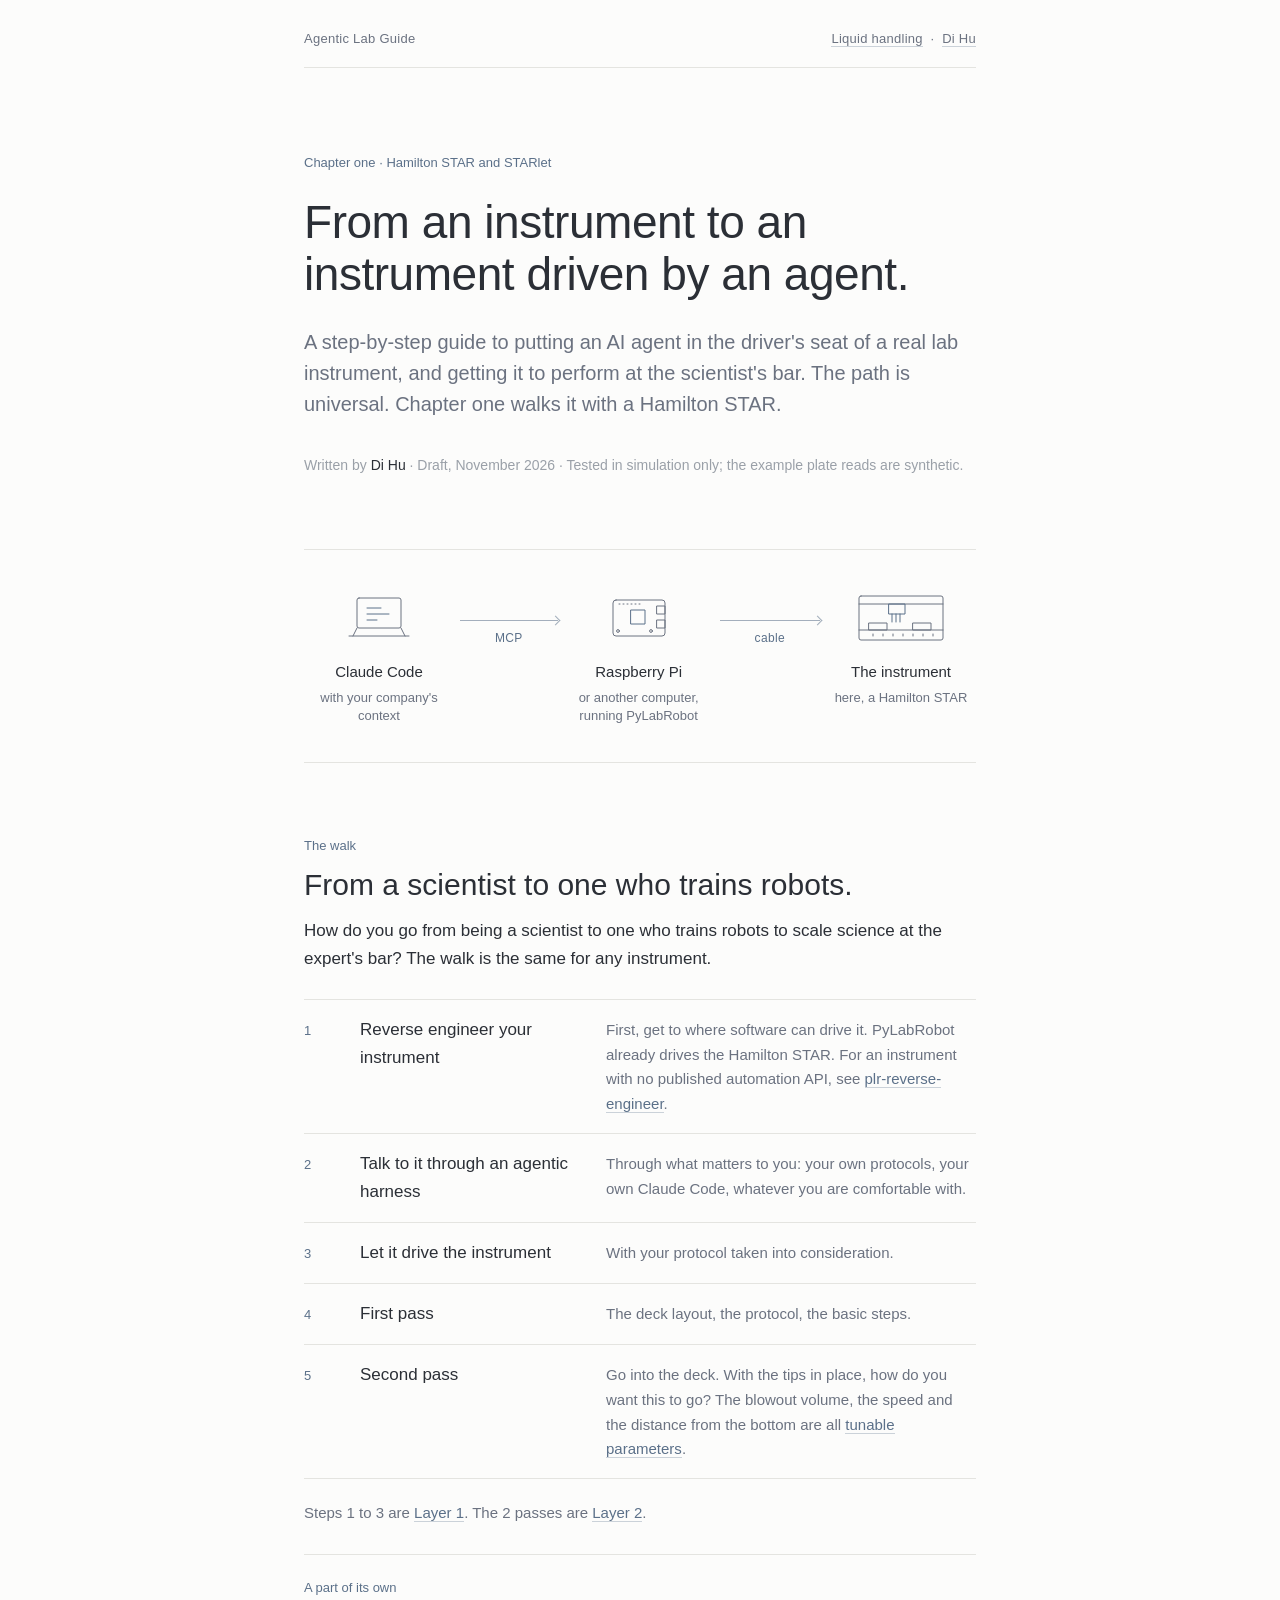
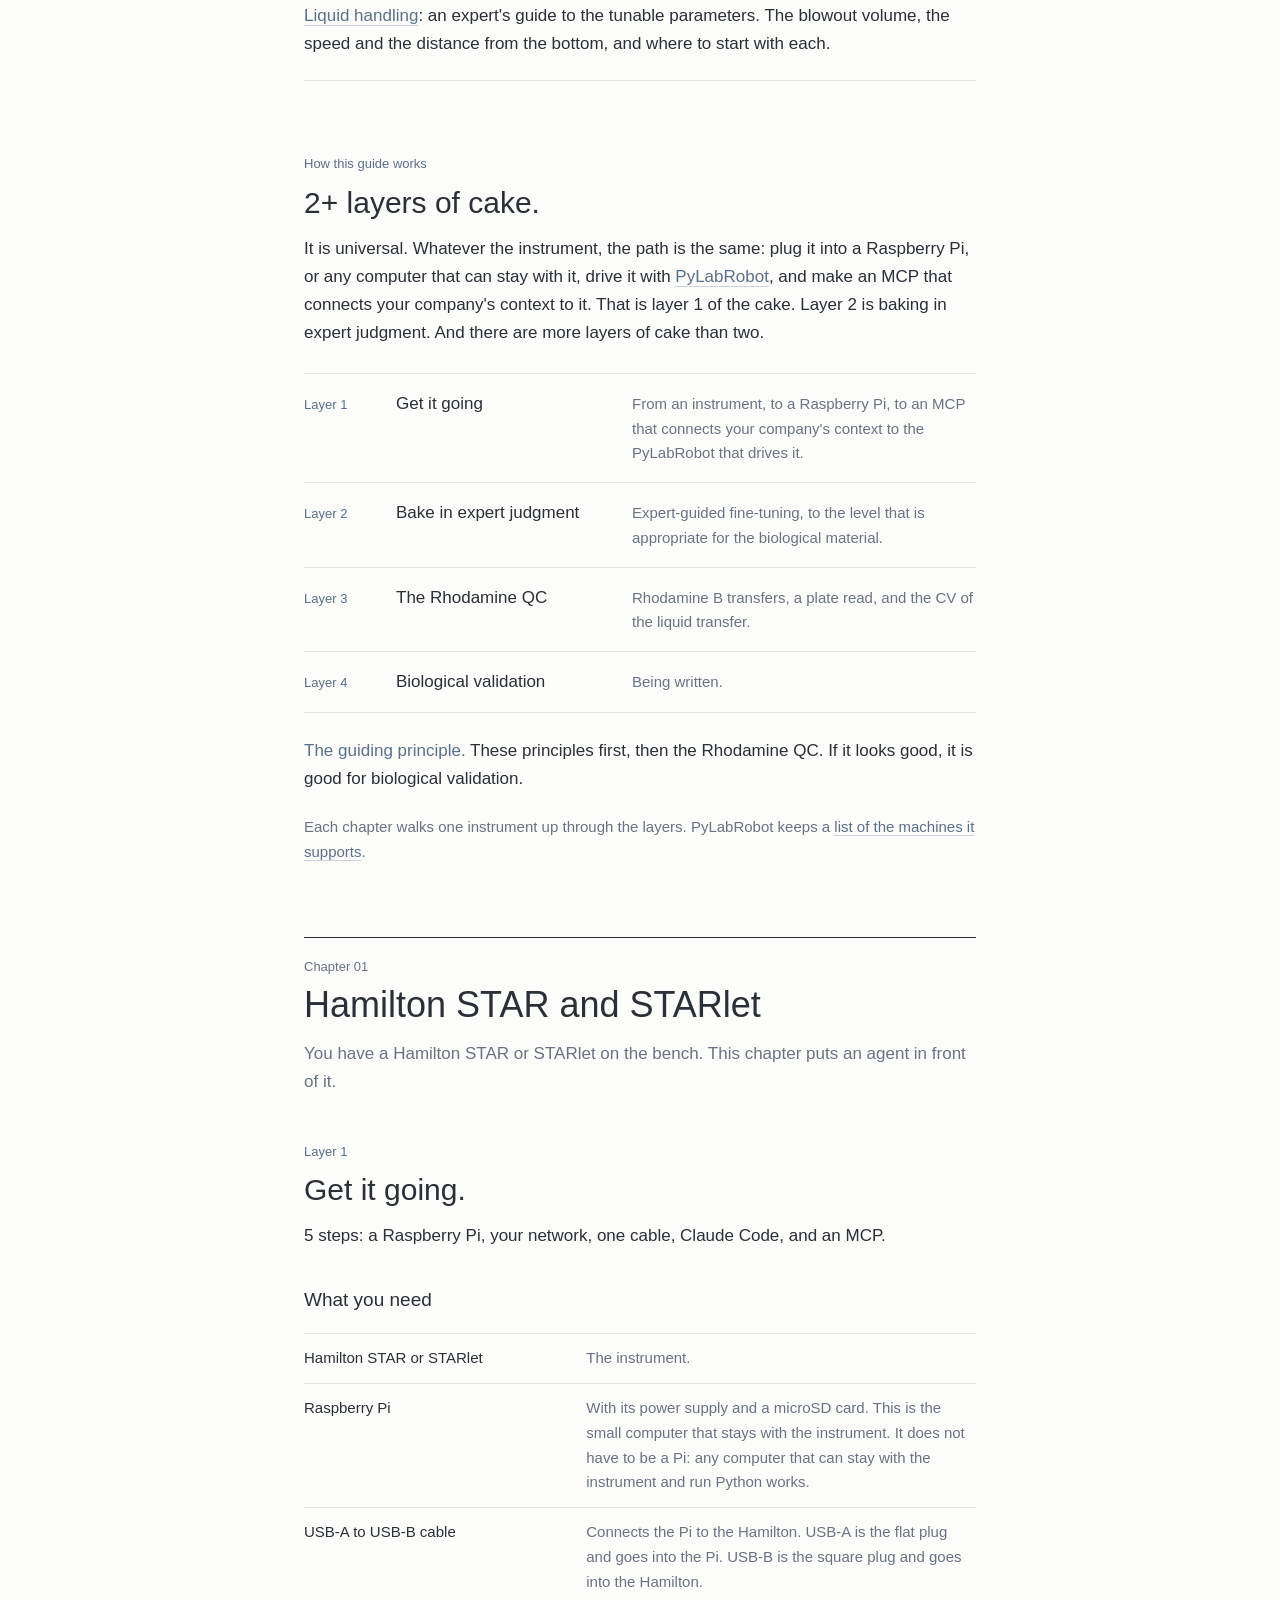
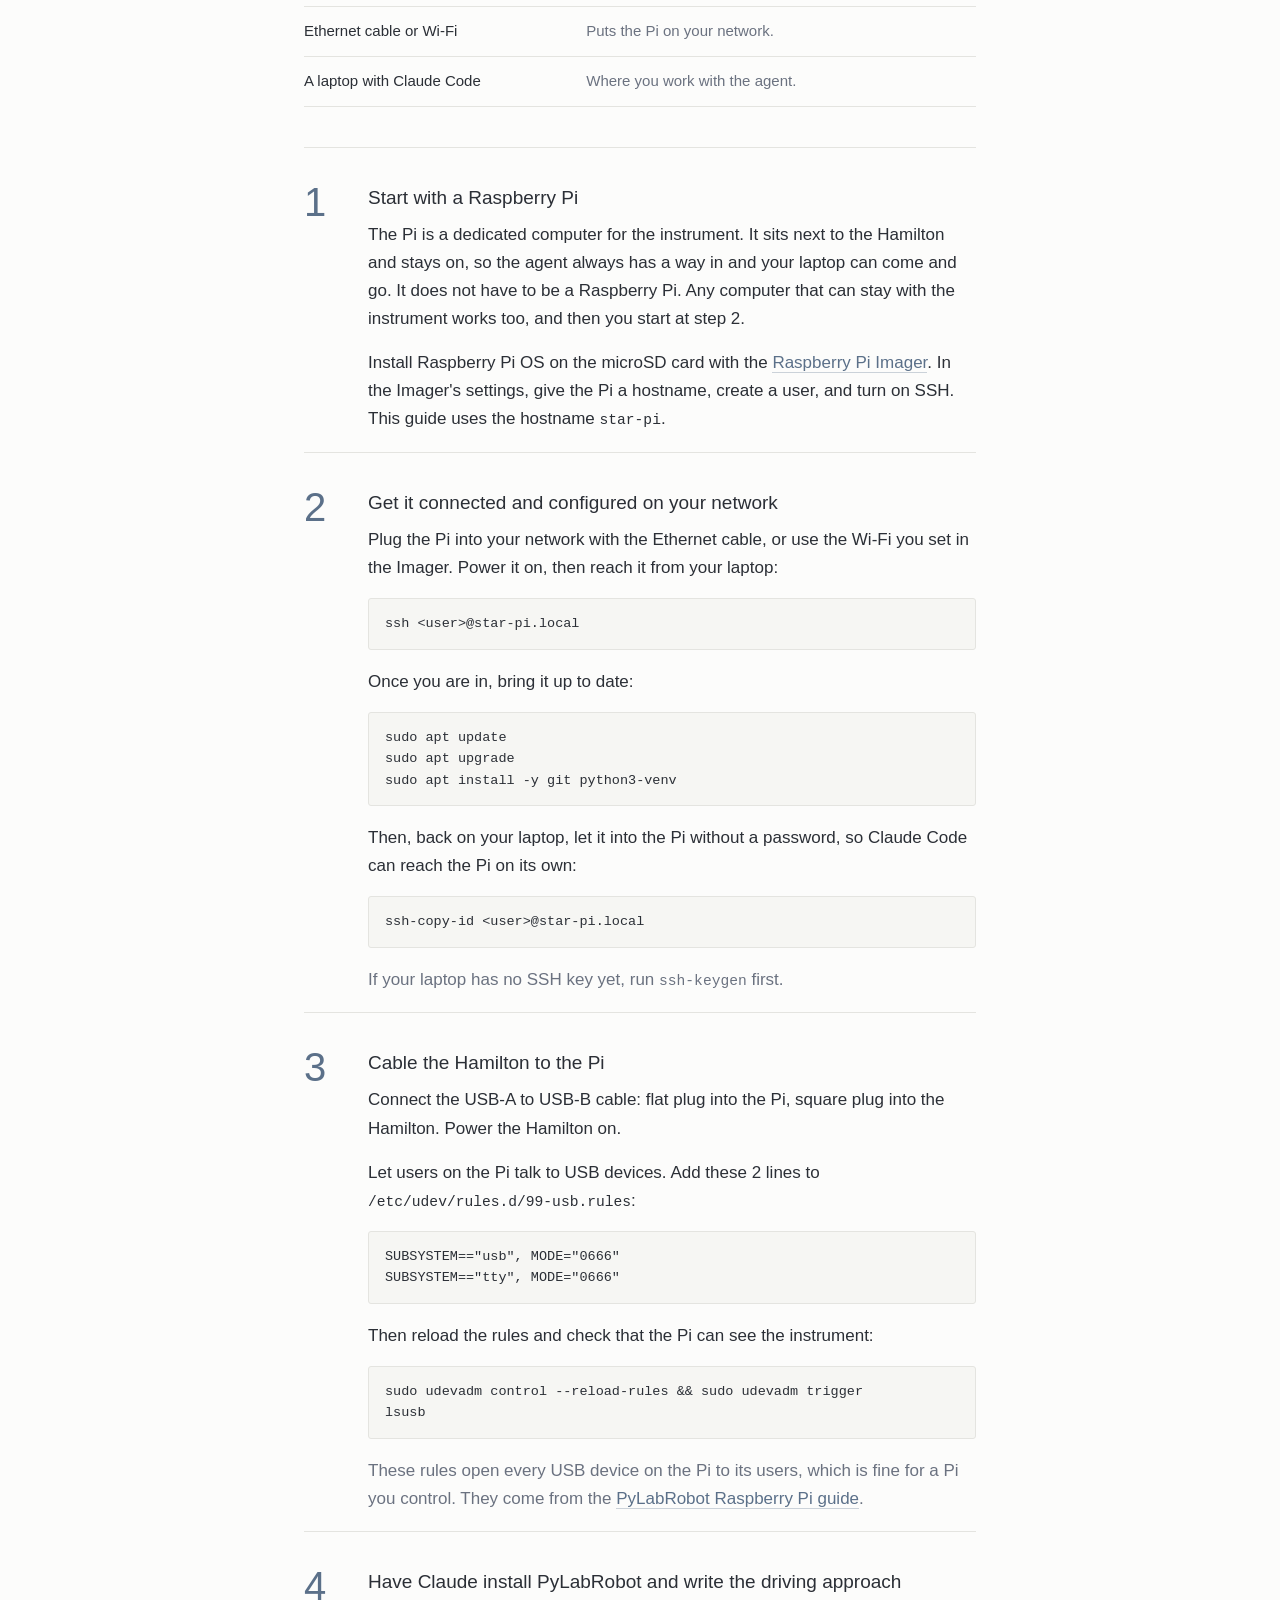
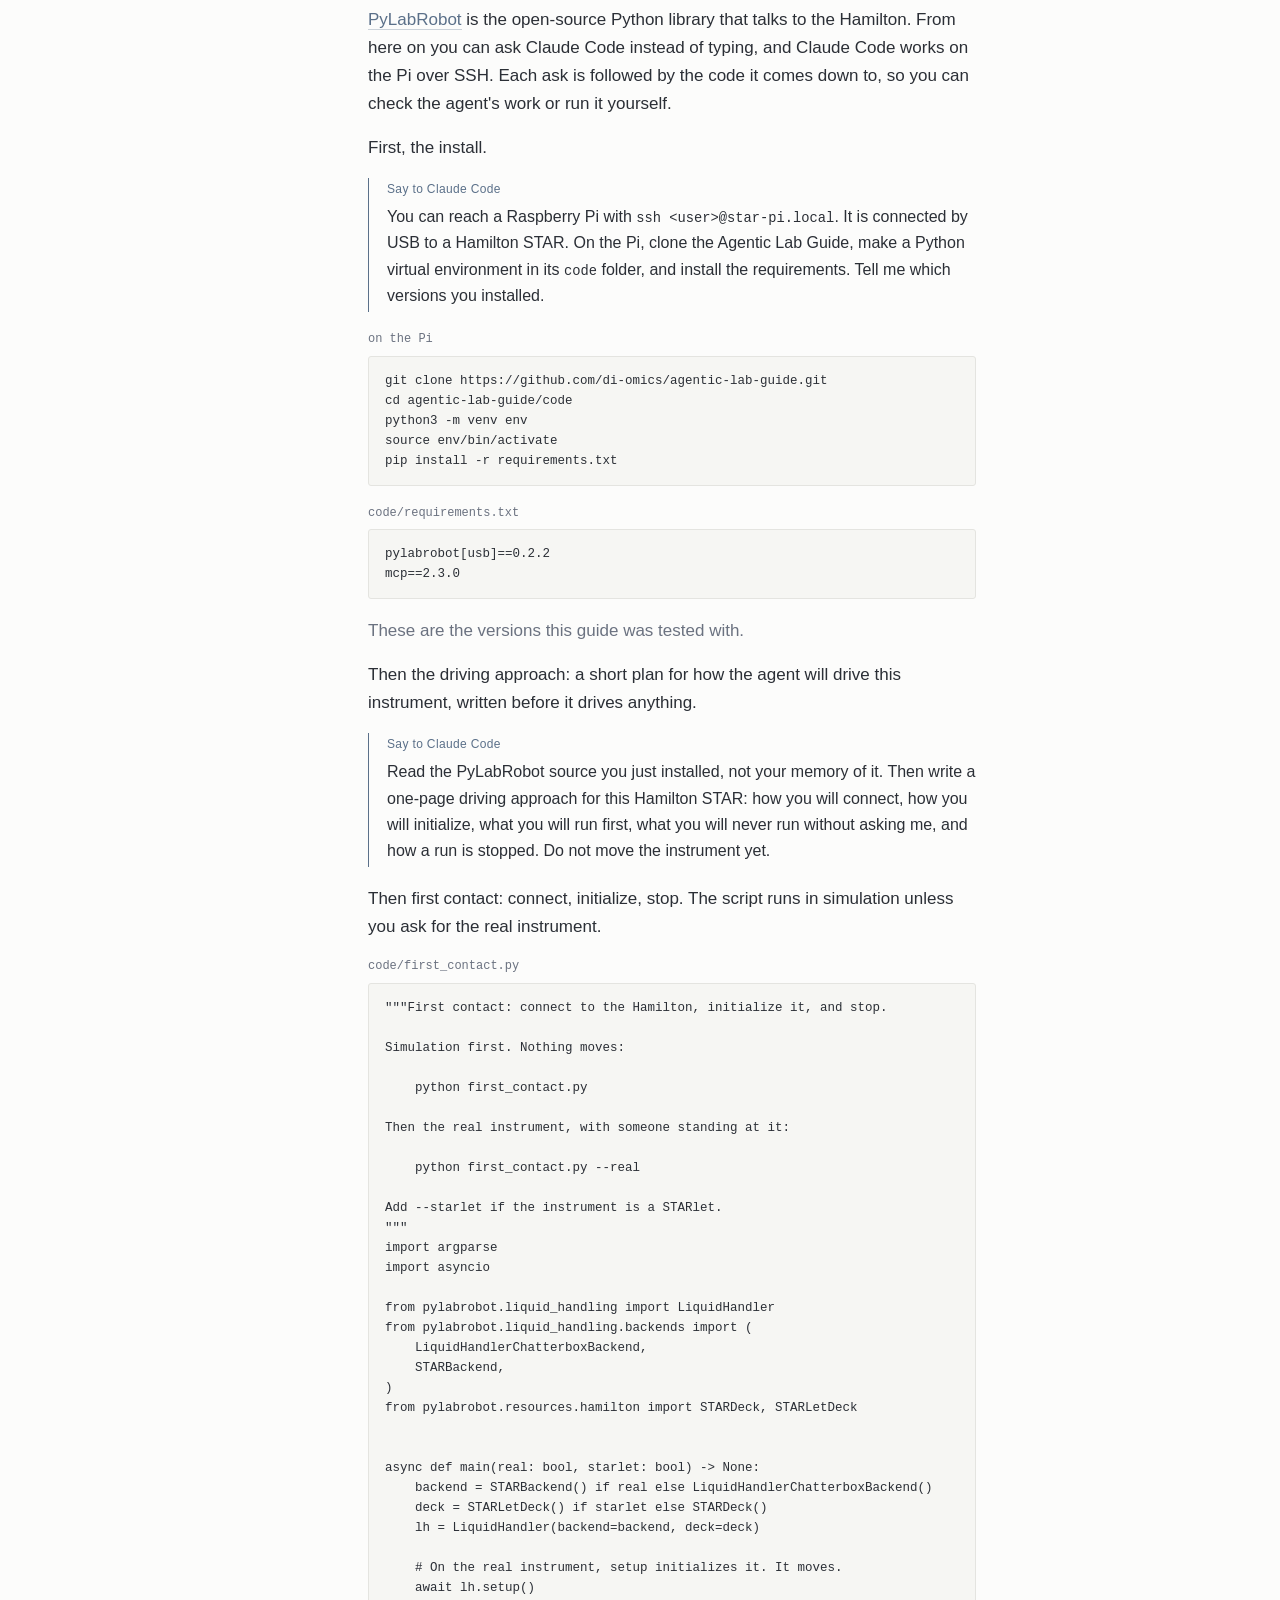
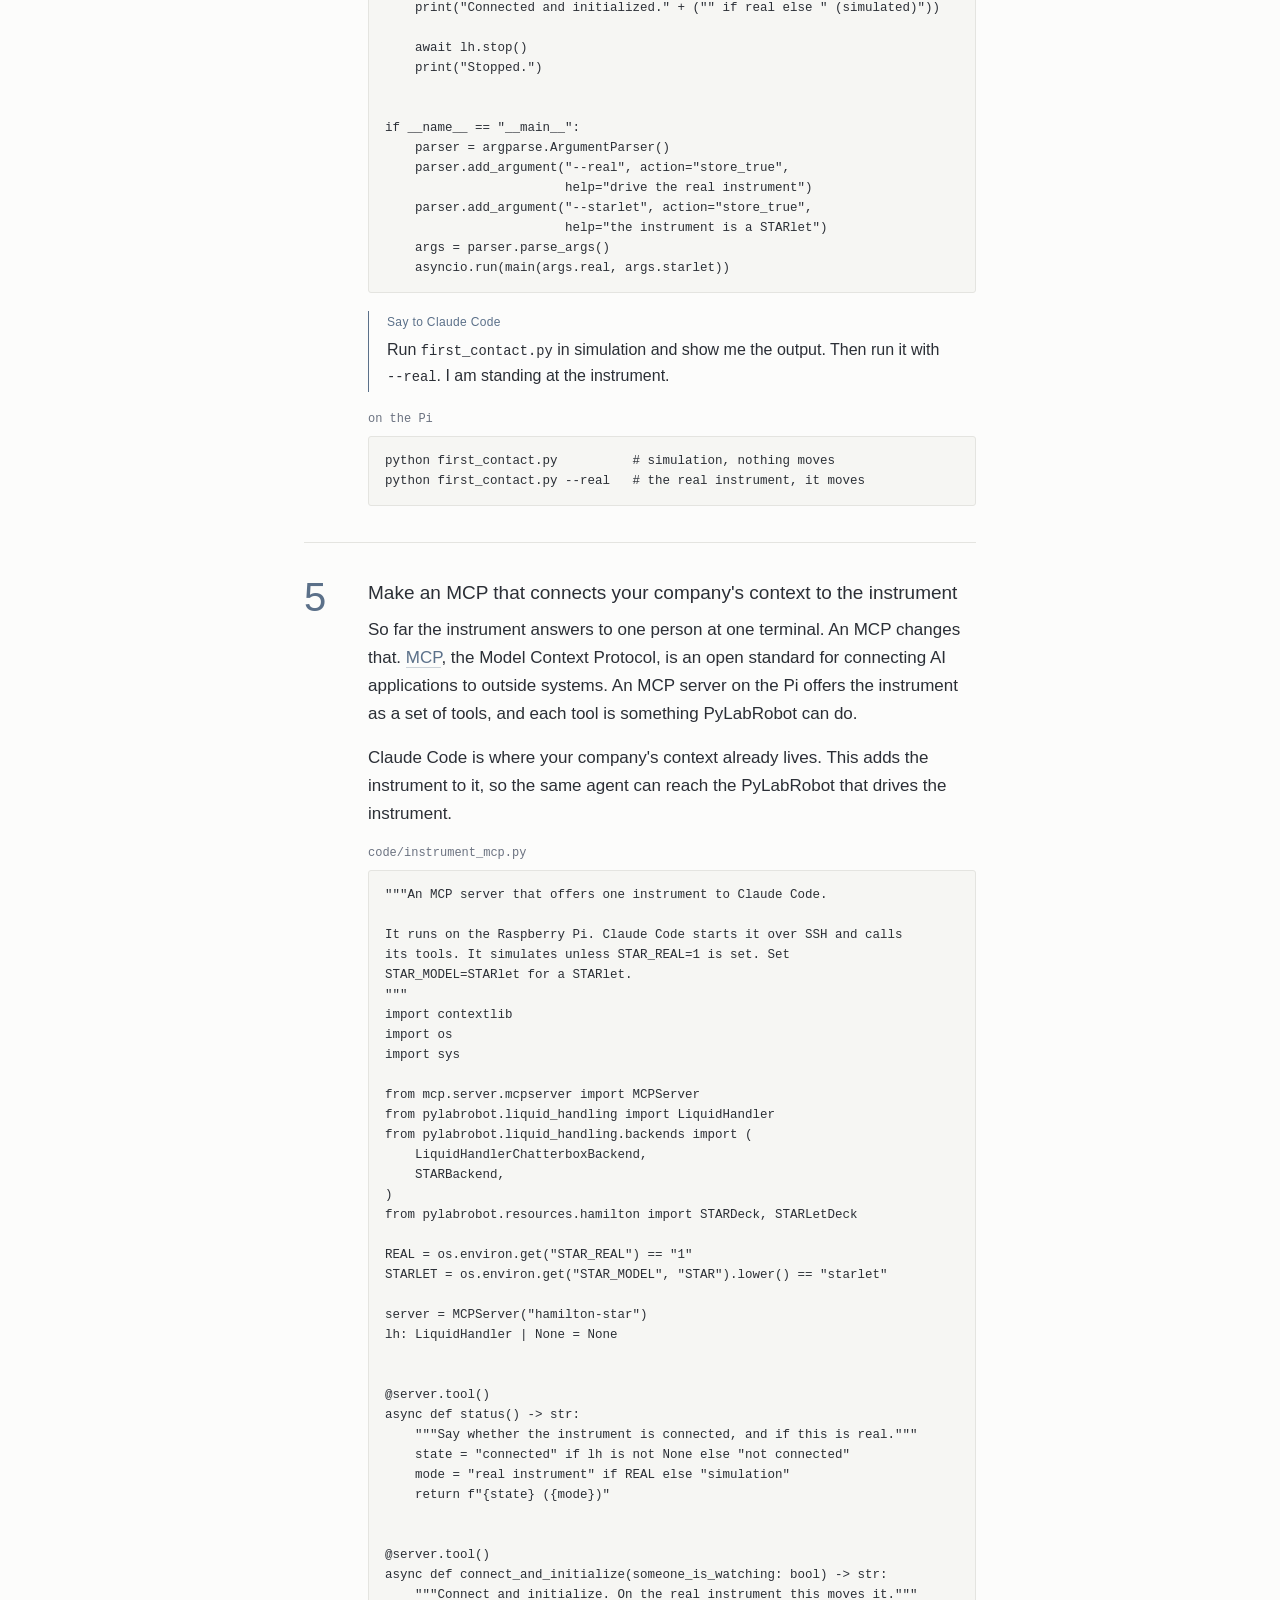
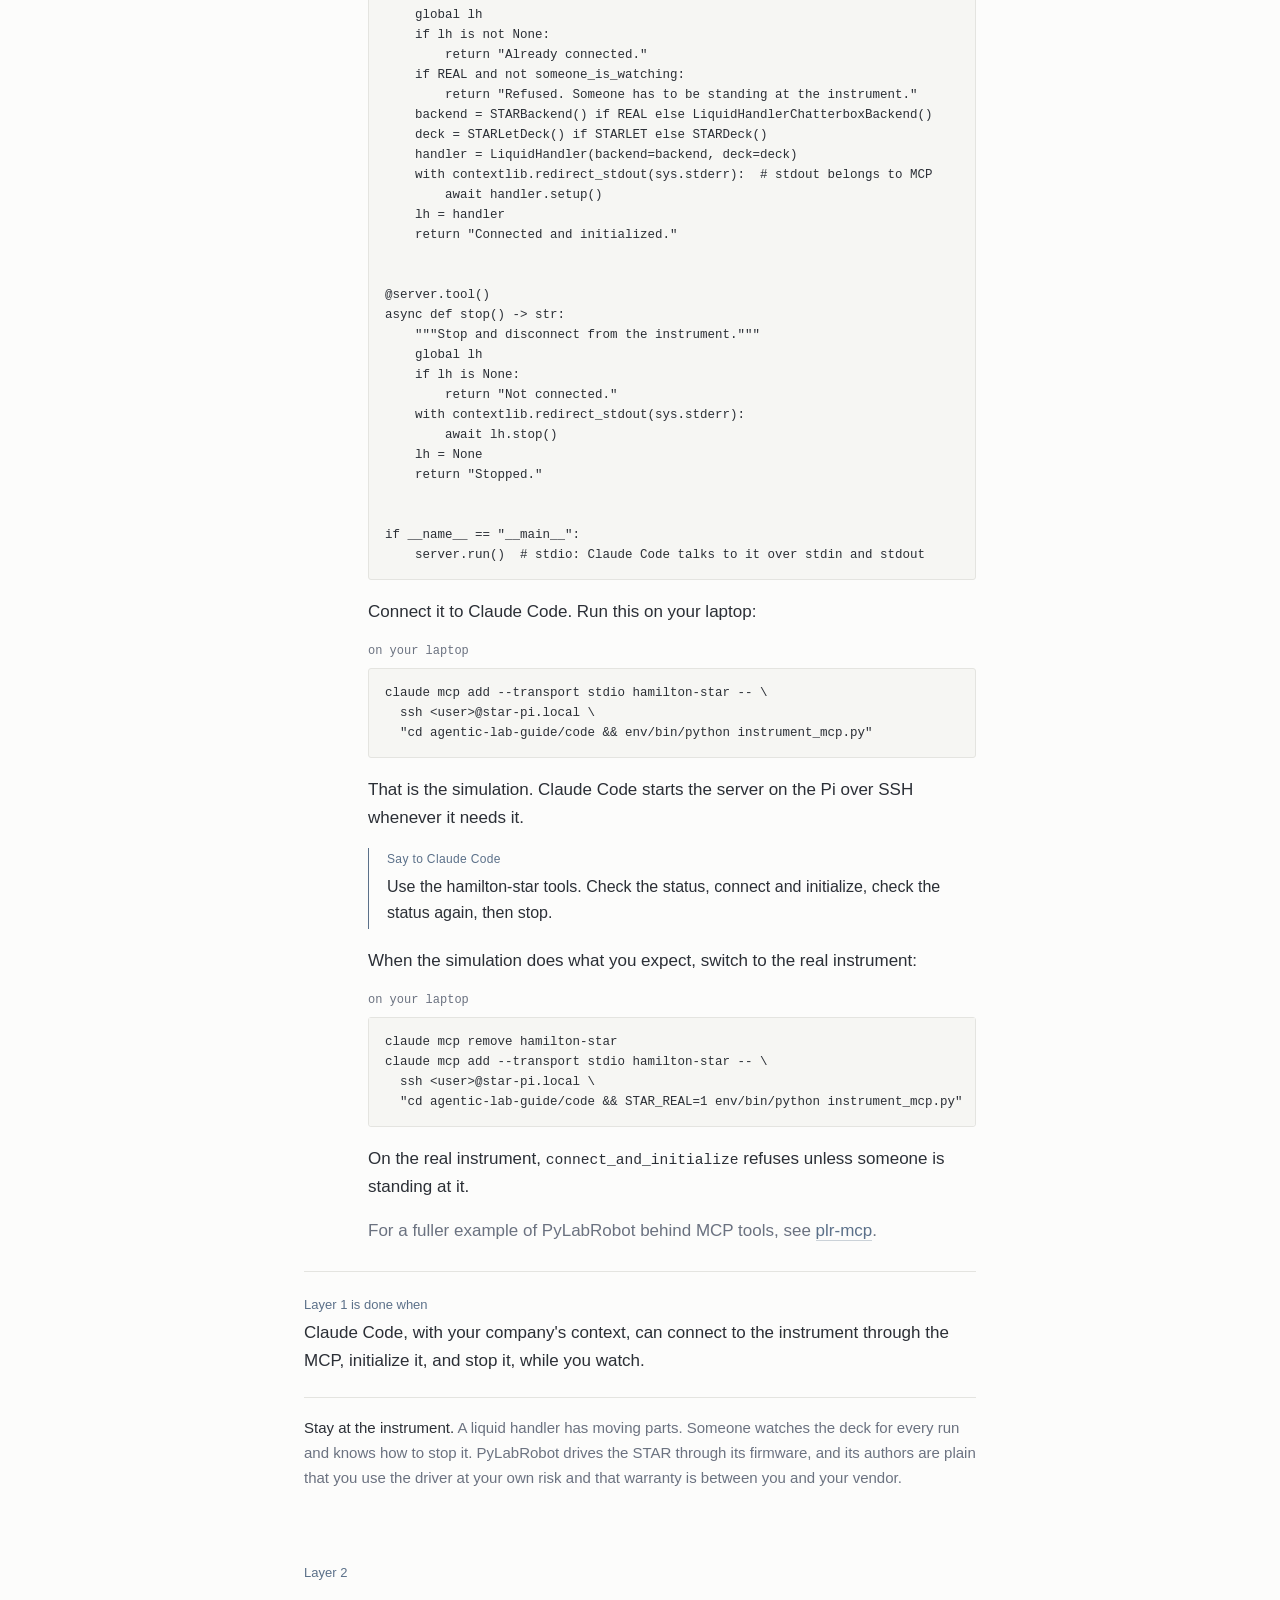
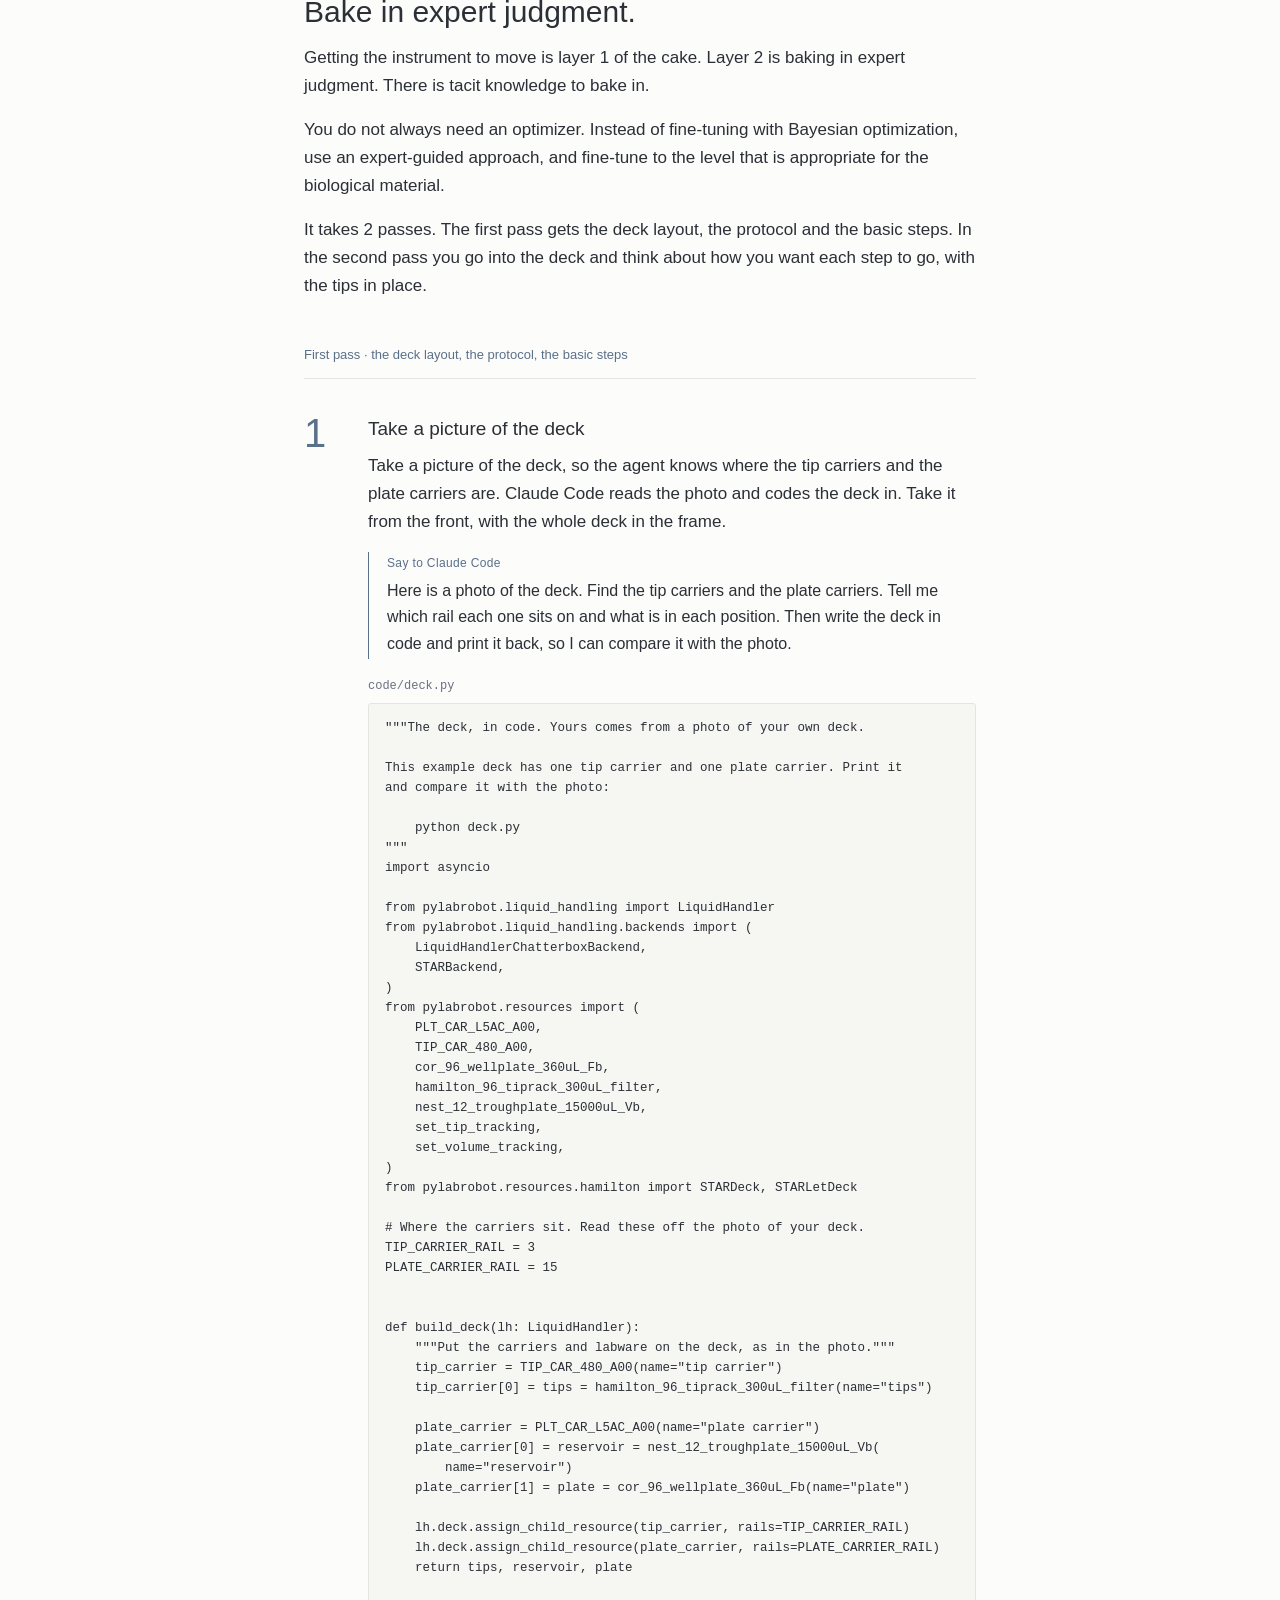
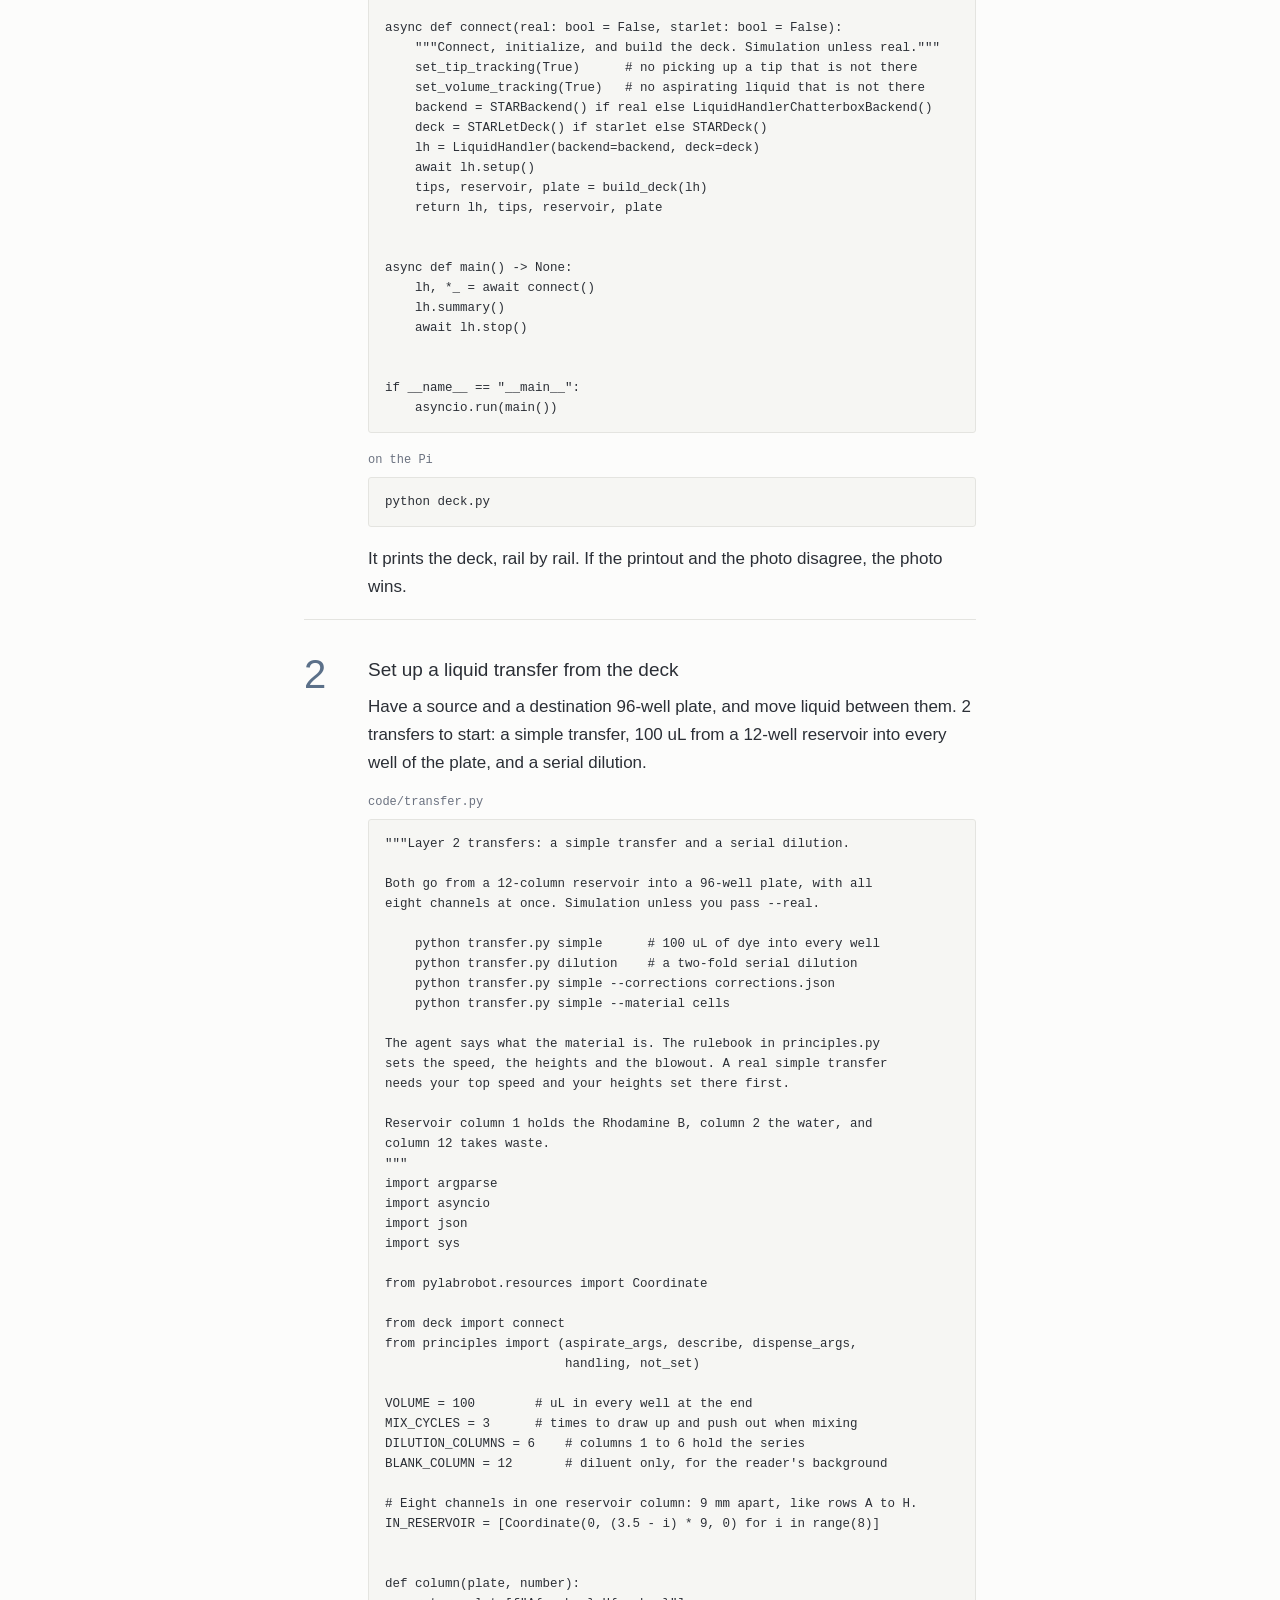
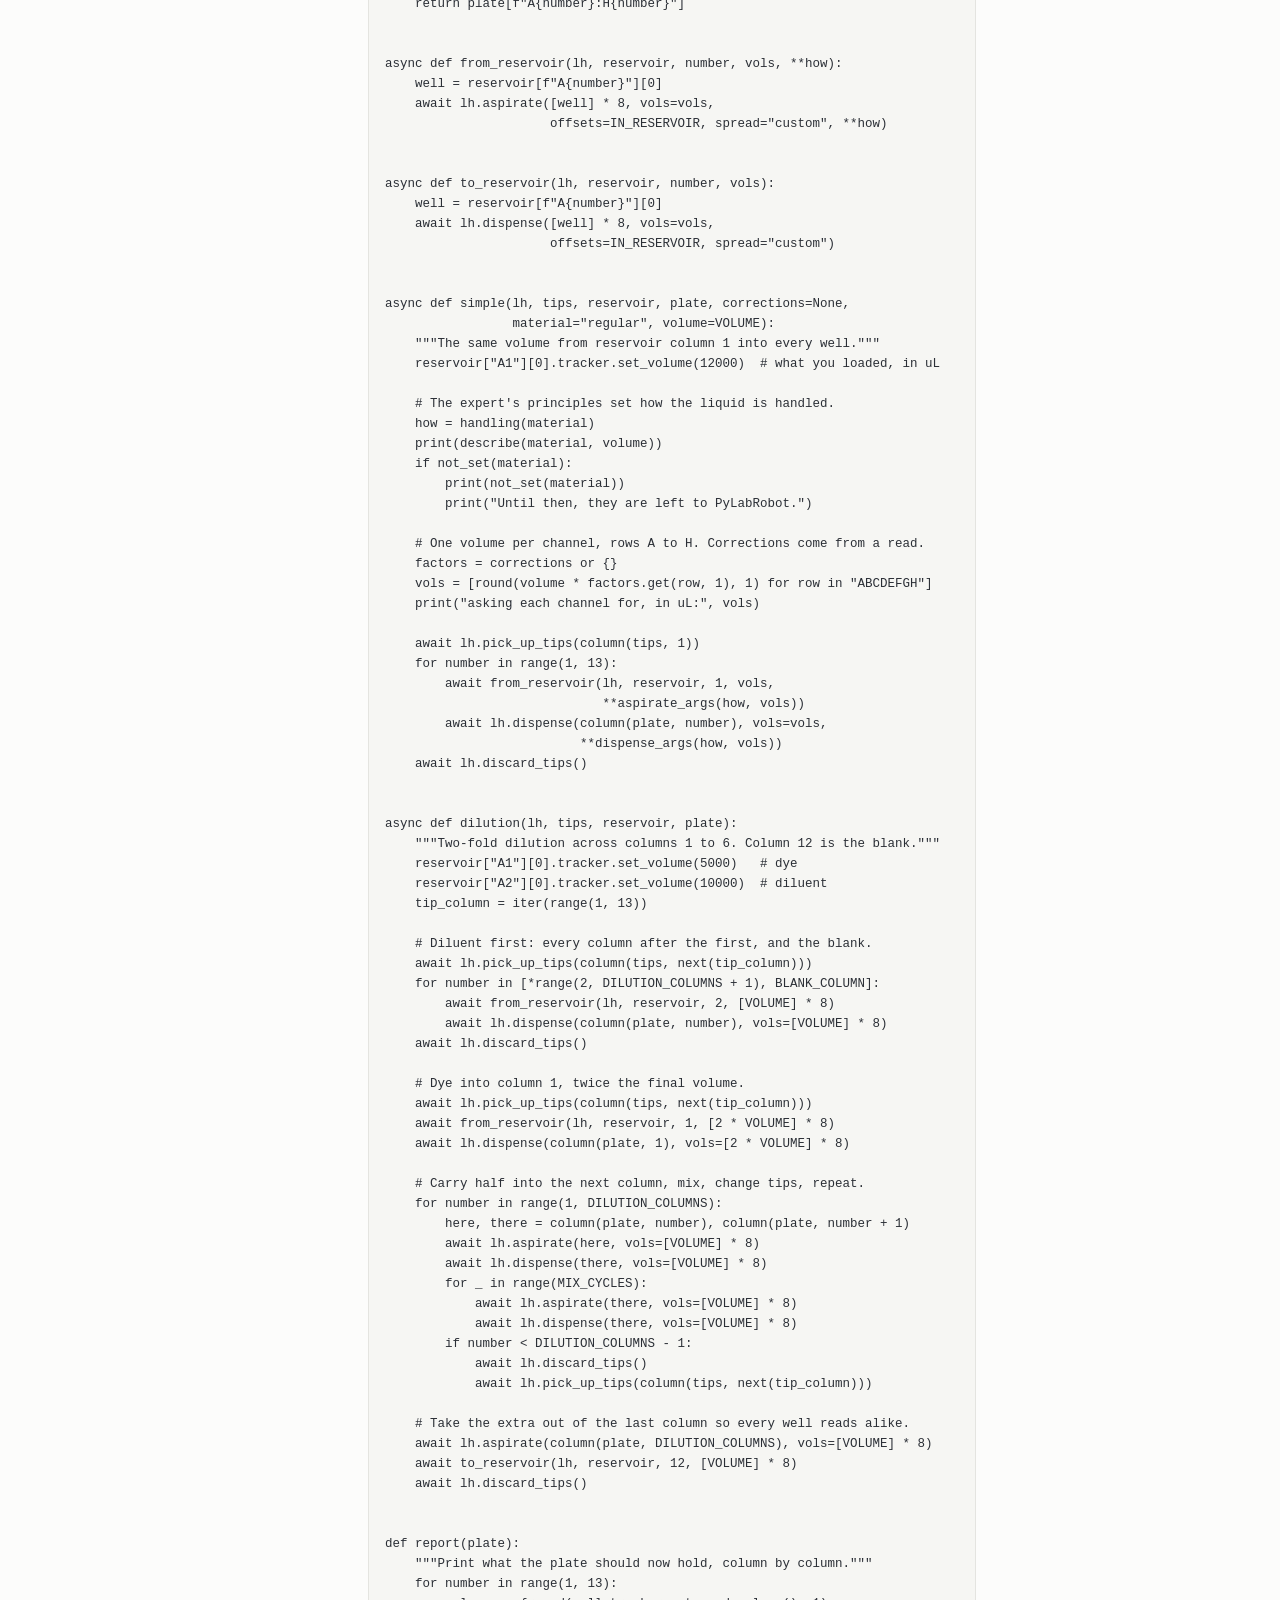
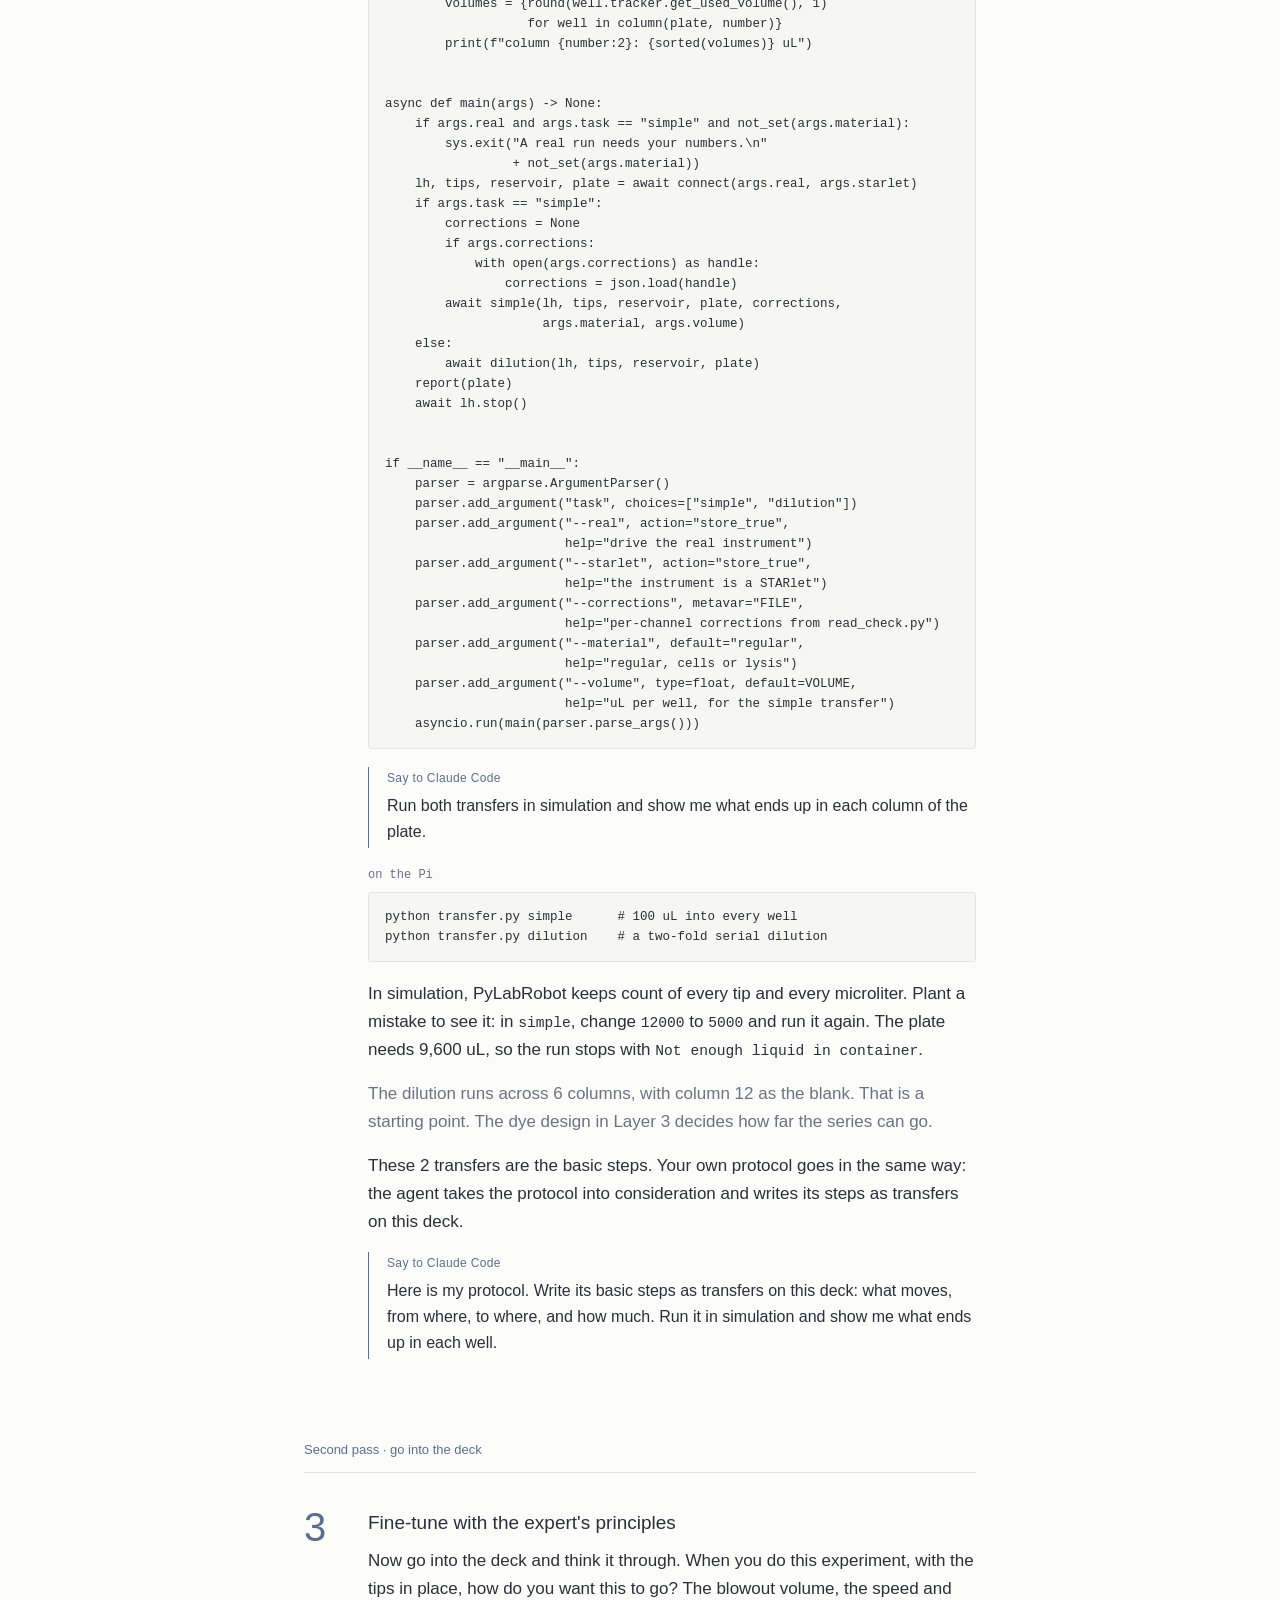
<file: docs/index.html>
<!doctype html>
<html lang="en">
<head>
<meta charset="utf-8">
<meta name="viewport" content="width=device-width, initial-scale=1">
<title>Agentic Lab Guide</title>
<meta name="author" content="Di Hu">
<meta name="description" content="How to go from an instrument to an instrument driven by an agent, performing at the scientist's bar. The path is universal. Chapter one walks it with a Hamilton STAR and STARlet.">
<meta name="color-scheme" content="light">
<style data-file="shared/style.css">
  :root {
    --ground: #fcfcfb;
    --ink: #2b2f36;
    --soft: #6b7280;
    --faint: #9aa0a8;
    --line: #e4e4e0;
    --accent: #5b7089;
    --wash: #f6f6f3;
  }
  * { box-sizing: border-box; }
  html { -webkit-text-size-adjust: 100%; }
  body {
    margin: 0;
    background: var(--ground);
    color: var(--ink);
    font-family: "Helvetica Neue", Helvetica, Arial, sans-serif;
    font-weight: 300;
    font-size: 17px;
    line-height: 1.65;
    -webkit-font-smoothing: antialiased;
  }
  .page { max-width: 720px; margin: 0 auto; padding: 0 24px 96px; }

  /* top bar */
  .bar {
    display: flex; justify-content: space-between; align-items: baseline;
    padding: 28px 0 18px; border-bottom: 1px solid var(--line);
    font-size: 13px; letter-spacing: 0.02em; color: var(--soft);
  }
  .bar a { color: var(--soft); text-decoration: none; }
  .bar a:hover { color: var(--accent); }

  /* cover */
  .cover { padding: 84px 0 56px; }
  .kicker { font-size: 13px; color: var(--accent); margin: 0 0 22px; }
  h1 {
    font-weight: 200; font-size: 46px; line-height: 1.14;
    letter-spacing: -0.01em; margin: 0 0 26px; text-wrap: balance;
  }
  .lede { font-size: 20px; line-height: 1.55; color: var(--soft); margin: 0; max-width: 34em; }
  .byline { margin-top: 34px; font-size: 14px; color: var(--faint); }
  .byline b { font-weight: 400; color: var(--ink); }

  /* path diagram */
  .path {
    display: flex; align-items: flex-start; justify-content: space-between;
    border-top: 1px solid var(--line); border-bottom: 1px solid var(--line);
    padding: 40px 0 36px; margin: 0 0 72px;
  }
  .node { flex: 0 0 auto; width: 150px; text-align: center; }
  .node svg { display: block; margin: 0 auto 14px; }
  .node .name { font-size: 15px; font-weight: 400; }
  .node .what { font-size: 13px; color: var(--soft); line-height: 1.45; margin-top: 4px; }
  .link { flex: 1 1 auto; text-align: center; padding-top: 30px; min-width: 60px; }
  .link .wire { height: 1px; background: var(--accent); opacity: 0.55; margin: 0 6px 8px; position: relative; }
  .link .wire::after {
    content: ""; position: absolute; right: -1px; top: -3px;
    width: 6px; height: 6px; border-top: 1px solid var(--accent); border-right: 1px solid var(--accent);
    transform: rotate(45deg);
  }
  .link .label { font-size: 12px; color: var(--accent); letter-spacing: 0.03em; }

  /* sections */
  h2 { font-weight: 200; font-size: 30px; line-height: 1.2; margin: 0 0 14px; }
  h3 { font-weight: 400; font-size: 19px; margin: 0 0 8px; }
  p { margin: 0 0 16px; }
  a { color: var(--accent); text-decoration: none; border-bottom: 1px solid rgba(91,112,137,0.3); }
  a:hover { border-bottom-color: var(--accent); }
  section { margin: 0 0 72px; }
  .eyebrow { font-size: 13px; color: var(--accent); margin: 0 0 10px; }
  .note { color: var(--soft); }

  /* two layers */
  .layers { display: grid; grid-template-columns: 1fr 1fr; border-top: 1px solid var(--line); margin-top: 26px; }
  .layers > div { padding: 22px 24px 4px 0; }
  .layers > div + div { padding-left: 24px; border-left: 1px solid var(--line); }
  .layers .n { font-size: 13px; color: var(--accent); }
  .layers .t { font-size: 19px; font-weight: 400; margin: 2px 0 6px; }
  .layers p { font-size: 15px; color: var(--soft); }

  .cake { border-top: 1px solid var(--line); margin-top: 26px; }
  .cake > div { display: grid; grid-template-columns: 76px 220px 1fr; gap: 0 16px; padding: 16px 0; border-bottom: 1px solid var(--line); align-items: baseline; }
  .cake .n { font-size: 13px; color: var(--accent); }
  .cake .t { font-size: 17px; font-weight: 400; }
  .cake .d { font-size: 15px; color: var(--soft); }
  .guide { margin-top: 24px; }
  .guide b { font-weight: 400; color: var(--accent); }

  /* the walk */
  .cake.walk > div { grid-template-columns: 40px 230px 1fr; }
  .cake.rest > div { grid-template-columns: 104px 190px 1fr; }

  /* passes and tunable parameters */
  .pass { font-size: 13px; color: var(--accent); margin: 44px 0 12px; }
  .tune { border-top: 1px solid var(--line); margin: 20px 0 16px; }
  .tune > div { display: grid; grid-template-columns: 150px 1fr 160px; gap: 0 18px; padding: 14px 0; border-bottom: 1px solid var(--line); align-items: baseline; }
  .tune .p { font-size: 15px; font-weight: 400; }
  .tune .w { font-size: 15px; color: var(--soft); }
  .tune .s { font-size: 15px; }
  .tune .head span { font-size: 12px; color: var(--accent); letter-spacing: 0.03em; }
  .body ul { margin: 0 0 16px; padding-left: 20px; }
  .body li { margin-bottom: 7px; }

  /* chapter head */
  .chapter { border-top: 1px solid var(--ink); padding-top: 18px; margin-bottom: 44px; }
  .chapter .num { font-size: 13px; color: var(--soft); }
  .chapter h2 { font-size: 36px; margin-top: 6px; }

  /* needs table */
  table { width: 100%; border-collapse: collapse; margin: 18px 0 8px; font-size: 15px; }
  td { padding: 12px 0; border-top: 1px solid var(--line); vertical-align: top; }
  tr:last-child td { border-bottom: 1px solid var(--line); }
  td:first-child { width: 42%; padding-right: 20px; font-weight: 400; }
  td:last-child { color: var(--soft); }

  /* steps */
  .step { display: grid; grid-template-columns: 64px 1fr; padding: 34px 0 18px; border-top: 1px solid var(--line); }
  .step .no { font-weight: 200; font-size: 40px; line-height: 1; color: var(--accent); }
  .step .body { min-width: 0; }
  .step .body > p:last-child { margin-bottom: 0; }
  pre {
    margin: 14px 0 18px; padding: 14px 16px; overflow-x: auto;
    background: var(--wash); border: 1px solid var(--line); border-radius: 3px;
    font-family: ui-monospace, "SF Mono", Menlo, Consolas, monospace;
    font-size: 13.5px; line-height: 1.6; color: var(--ink);
  }
  code { font-family: ui-monospace, "SF Mono", Menlo, Consolas, monospace; font-size: 0.86em; white-space: nowrap; }
  .file { margin: 14px 0 18px; }
  .file .cap {
    font-family: ui-monospace, "SF Mono", Menlo, Consolas, monospace;
    font-size: 12px; color: var(--soft); margin-bottom: 6px;
  }
  .file pre { margin: 0; font-size: 12.5px; }
  .say { margin: 16px 0 18px; padding: 2px 0 2px 18px; border-left: 1px solid var(--accent); }
  .say .who { font-size: 12px; color: var(--accent); letter-spacing: 0.03em; margin-bottom: 4px; }
  .say p { margin: 0; font-size: 16px; }

  .done { border-top: 1px solid var(--line); border-bottom: 1px solid var(--line); padding: 22px 0; margin-top: 8px; }
  .done .who { font-size: 13px; color: var(--accent); margin-bottom: 4px; }
  .done p { margin: 0; }

  .gate { border-top: 1px solid var(--ink); padding: 18px 0 6px; margin-top: 44px; }
  .gate .who { font-size: 13px; color: var(--accent); margin-bottom: 4px; }
  .gate p { margin: 0 0 12px; }
  .safety { font-size: 15px; color: var(--soft); padding: 18px 0 0; }
  .safety b { font-weight: 400; color: var(--ink); }

  .open { border: 1px dashed #cfcfca; border-radius: 3px; padding: 26px 24px; color: var(--soft); font-size: 15px; }
  .open b { font-weight: 400; color: var(--ink); }

  footer { border-top: 1px solid var(--line); padding-top: 22px; font-size: 13px; color: var(--faint); }
  footer a { color: var(--soft); }

  @media (max-width: 620px) {
    body { font-size: 16px; }
    .page { padding: 0 20px 72px; }
    .cover { padding: 56px 0 40px; }
    h1 { font-size: 34px; }
    .lede { font-size: 18px; }
    .path { flex-direction: column; align-items: center; padding: 32px 0 28px; margin-bottom: 56px; }
    .node { width: 220px; }
    .link { padding: 14px 0; min-width: 0; }
    .link .wire { width: 1px; height: 30px; margin: 0 auto 6px; }
    .link .wire::after { right: -3px; top: auto; bottom: -1px; transform: rotate(135deg); }
    .cake > div { grid-template-columns: 1fr; gap: 2px; }
    .cake.rest > div { grid-template-columns: 1fr; }
    .cake.walk > div { grid-template-columns: 28px 1fr; }
    .cake.walk .d { grid-column: 2; }
    .tune > div { grid-template-columns: 1fr; gap: 3px; }
    .tune .head { display: none; }
    .tune .s::before { content: "Start here: "; font-size: 12px; color: var(--accent); letter-spacing: 0.03em; }
    .layers { grid-template-columns: 1fr; }
    .layers > div + div { padding-left: 0; border-left: 0; border-top: 1px solid var(--line); }
    .chapter h2 { font-size: 28px; }
    .step { grid-template-columns: 44px 1fr; }
    .step .no { font-size: 30px; }
    td:first-child { width: 46%; }
  }
</style>
</head>
<body>
<div class="page">

  <div class="bar">
    <span>Agentic Lab Guide</span>
    <span><a href="liquid-handling.html">Liquid handling</a> &nbsp;&middot;&nbsp; <a href="https://github.com/di-omics">Di Hu</a></span>
  </div>

  <div class="cover">
    <p class="kicker">Chapter one &middot; Hamilton STAR and STARlet</p>
    <h1>From an instrument to an instrument driven by an agent.</h1>
    <p class="lede">A step-by-step guide to putting an AI agent in the driver's seat of a real lab instrument, and getting it to perform at the scientist's bar. The path is universal. Chapter one walks it with a Hamilton STAR.</p>
    <p class="byline">Written by <b>Di Hu</b> &middot; Draft, November 2026 &middot; Tested in simulation only; the example plate reads are synthetic.</p>
  </div>

  <div class="path" role="img" aria-label="Claude Code, holding your company's context, reaches a Raspberry Pi, or another computer, through an MCP. It runs PyLabRobot and drives the instrument over a cable.">
    <div class="node">
      <svg width="72" height="56" viewBox="0 0 72 56" fill="none" stroke="#6b7280" stroke-width="1" stroke-linecap="round" stroke-linejoin="round">
        <rect x="14" y="8" width="44" height="30" rx="2"/>
        <path d="M6 46h60M10 46l4-8M62 46l-4-8"/>
        <path d="M24 18h14M24 24h22M24 30h10" stroke="#5b7089"/>
      </svg>
      <div class="name">Claude Code</div>
      <div class="what">with your company's context</div>
    </div>
    <div class="link"><div class="wire"></div><div class="label">MCP</div></div>
    <div class="node">
      <svg width="72" height="56" viewBox="0 0 72 56" fill="none" stroke="#6b7280" stroke-width="1" stroke-linecap="round" stroke-linejoin="round">
        <rect x="10" y="10" width="52" height="36" rx="3"/>
        <rect x="28" y="20" width="14" height="14" stroke="#5b7089"/>
        <path d="M16 14h22" stroke-dasharray="1 3"/>
        <rect x="54" y="16" width="8" height="8"/>
        <rect x="54" y="30" width="8" height="8"/>
        <circle cx="15" cy="41" r="1.4"/><circle cx="48" cy="41" r="1.4"/>
      </svg>
      <div class="name">Raspberry Pi</div>
      <div class="what">or another computer, running PyLabRobot</div>
    </div>
    <div class="link"><div class="wire"></div><div class="label">cable</div></div>
    <div class="node">
      <svg width="96" height="56" viewBox="0 0 96 56" fill="none" stroke="#6b7280" stroke-width="1" stroke-linecap="round" stroke-linejoin="round">
        <rect x="6" y="6" width="84" height="44" rx="2"/>
        <path d="M6 14h84"/>
        <path d="M6 40h84"/>
        <path d="M20 44v2M30 44v2M40 44v2M50 44v2M60 44v2M70 44v2M80 44v2"/>
        <rect x="36" y="14" width="16" height="10" stroke="#5b7089"/>
        <path d="M39 24v8M43 24v8M47 24v8" stroke="#5b7089"/>
        <rect x="16" y="33" width="18" height="7"/>
        <rect x="60" y="33" width="18" height="7"/>
      </svg>
      <div class="name">The instrument</div>
      <div class="what">here, a Hamilton STAR</div>
    </div>
  </div>

  <section>
    <p class="eyebrow">The walk</p>
    <h2>From a scientist to one who trains robots.</h2>
    <p>How do you go from being a scientist to one who trains robots to scale science at the expert's bar? The walk is the same for any instrument.</p>
    <div class="cake walk">
      <div><span class="n">1</span><span class="t">Reverse engineer your instrument</span><span class="d">First, get to where software can drive it. PyLabRobot already drives the Hamilton STAR. For an instrument with no published automation API, see <a href="https://github.com/di-omics/plr-reverse-engineer">plr-reverse-engineer</a>.</span></div>
      <div><span class="n">2</span><span class="t">Talk to it through an agentic harness</span><span class="d">Through what matters to you: your own protocols, your own Claude Code, whatever you are comfortable with.</span></div>
      <div><span class="n">3</span><span class="t">Let it drive the instrument</span><span class="d">With your protocol taken into consideration.</span></div>
      <div><span class="n">4</span><span class="t">First pass</span><span class="d">The deck layout, the protocol, the basic steps.</span></div>
      <div><span class="n">5</span><span class="t">Second pass</span><span class="d">Go into the deck. With the tips in place, how do you want this to go? The blowout volume, the speed and the distance from the bottom are all <a href="liquid-handling.html">tunable parameters</a>.</span></div>
    </div>
    <p class="note" style="margin-top:22px;font-size:15px">Steps 1 to 3 are <a href="#layer-1">Layer 1</a>. The 2 passes are <a href="#layer-2">Layer 2</a>.</p>
    <div class="done" style="margin-top:28px">
      <div class="who">A part of its own</div>
      <p><a href="liquid-handling.html">Liquid handling</a>: an expert's guide to the tunable parameters. The blowout volume, the speed and the distance from the bottom, and where to start with each.</p>
    </div>
  </section>

  <section>
    <p class="eyebrow">How this guide works</p>
    <h2>2+ layers of cake.</h2>
    <p>It is universal. Whatever the instrument, the path is the same: plug it into a Raspberry Pi, or any computer that can stay with it, drive it with <a href="https://docs.pylabrobot.org">PyLabRobot</a>, and make an MCP that connects your company's context to it. That is layer 1 of the cake. Layer 2 is baking in expert judgment. And there are more layers of cake than two.</p>
    <div class="cake">
      <div><span class="n">Layer 1</span><span class="t">Get it going</span><span class="d">From an instrument, to a Raspberry Pi, to an MCP that connects your company's context to the PyLabRobot that drives it.</span></div>
      <div><span class="n">Layer 2</span><span class="t">Bake in expert judgment</span><span class="d">Expert-guided fine-tuning, to the level that is appropriate for the biological material.</span></div>
      <div><span class="n">Layer 3</span><span class="t">The Rhodamine QC</span><span class="d">Rhodamine B transfers, a plate read, and the CV of the liquid transfer.</span></div>
      <div><span class="n">Layer 4</span><span class="t">Biological validation</span><span class="d">Being written.</span></div>
    </div>
    <p class="guide"><b>The guiding principle.</b> These principles first, then the Rhodamine QC. If it looks good, it is good for biological validation.</p>
    <p class="note" style="margin-top:22px;font-size:15px">Each chapter walks one instrument up through the layers. PyLabRobot keeps a <a href="https://docs.pylabrobot.org/dev/user_guide/machines.html">list of the machines it supports</a>.</p>
  </section>

  <div class="chapter">
    <div class="num">Chapter 01</div>
    <h2>Hamilton STAR and STARlet</h2>
    <p class="note">You have a Hamilton STAR or STARlet on the bench. This chapter puts an agent in front of it.</p>
  </div>

  <section>
    <p class="eyebrow" id="layer-1">Layer 1</p>
    <h2>Get it going.</h2>
    <p>5 steps: a Raspberry Pi, your network, one cable, Claude Code, and an MCP.</p>

    <h3 style="margin-top:34px">What you need</h3>
    <table>
      <tr><td>Hamilton STAR or STARlet</td><td>The instrument.</td></tr>
      <tr><td>Raspberry Pi</td><td>With its power supply and a microSD card. This is the small computer that stays with the instrument. It does not have to be a Pi: any computer that can stay with the instrument and run Python works.</td></tr>
      <tr><td>USB-A to USB-B cable</td><td>Connects the Pi to the Hamilton. USB-A is the flat plug and goes into the Pi. USB-B is the square plug and goes into the Hamilton.</td></tr>
      <tr><td>Ethernet cable or Wi-Fi</td><td>Puts the Pi on your network.</td></tr>
      <tr><td>A laptop with Claude Code</td><td>Where you work with the agent.</td></tr>
    </table>

    <div class="step" id="step-1" style="margin-top:40px">
      <div class="no">1</div>
      <div class="body">
        <h3>Start with a Raspberry Pi</h3>
        <p>The Pi is a dedicated computer for the instrument. It sits next to the Hamilton and stays on, so the agent always has a way in and your laptop can come and go. It does not have to be a Raspberry Pi. Any computer that can stay with the instrument works too, and then you start at step 2.</p>
        <p>Install Raspberry Pi OS on the microSD card with the <a href="https://www.raspberrypi.com/software/">Raspberry Pi Imager</a>. In the Imager's settings, give the Pi a hostname, create a user, and turn on SSH. This guide uses the hostname <code>star-pi</code>.</p>
      </div>
    </div>

    <div class="step" id="step-2">
      <div class="no">2</div>
      <div class="body">
        <h3>Get it connected and configured on your network</h3>
        <p>Plug the Pi into your network with the Ethernet cable, or use the Wi-Fi you set in the Imager. Power it on, then reach it from your laptop:</p>
<pre>ssh &lt;user&gt;@star-pi.local</pre>
        <p>Once you are in, bring it up to date:</p>
<pre>sudo apt update
sudo apt upgrade
sudo apt install -y git python3-venv</pre>
        <p>Then, back on your laptop, let it into the Pi without a password, so Claude Code can reach the Pi on its own:</p>
<pre>ssh-copy-id &lt;user&gt;@star-pi.local</pre>
        <p class="note">If your laptop has no SSH key yet, run <code>ssh-keygen</code> first.</p>
      </div>
    </div>

    <div class="step" id="step-3">
      <div class="no">3</div>
      <div class="body">
        <h3>Cable the Hamilton to the Pi</h3>
        <p>Connect the USB-A to USB-B cable: flat plug into the Pi, square plug into the Hamilton. Power the Hamilton on.</p>
        <p>Let users on the Pi talk to USB devices. Add these 2 lines to <code>/etc/udev/rules.d/99-usb.rules</code>:</p>
<pre>SUBSYSTEM=="usb", MODE="0666"
SUBSYSTEM=="tty", MODE="0666"</pre>
        <p>Then reload the rules and check that the Pi can see the instrument:</p>
<pre>sudo udevadm control --reload-rules &amp;&amp; sudo udevadm trigger
lsusb</pre>
        <p class="note">These rules open every USB device on the Pi to its users, which is fine for a Pi you control. They come from the <a href="https://docs.pylabrobot.org/stable/user_guide/getting-started/rpi.html">PyLabRobot Raspberry Pi guide</a>.</p>
      </div>
    </div>

    <div class="step" id="step-4">
      <div class="no">4</div>
      <div class="body">
        <h3>Have Claude install PyLabRobot and write the driving approach</h3>
        <p><a href="https://docs.pylabrobot.org">PyLabRobot</a> is the open-source Python library that talks to the Hamilton. From here on you can ask Claude Code instead of typing, and Claude Code works on the Pi over SSH. Each ask is followed by the code it comes down to, so you can check the agent's work or run it yourself.</p>

        <p>First, the install.</p>
        <div class="say">
          <div class="who">Say to Claude Code</div>
          <p>You can reach a Raspberry Pi with <code>ssh &lt;user&gt;@star-pi.local</code>. It is connected by USB to a Hamilton STAR. On the Pi, clone the Agentic Lab Guide, make a Python virtual environment in its <code>code</code> folder, and install the requirements. Tell me which versions you installed.</p>
        </div>
        <div class="file"><div class="cap">on the Pi</div>
<pre>git clone https://github.com/di-omics/agentic-lab-guide.git
cd agentic-lab-guide/code
python3 -m venv env
source env/bin/activate
pip install -r requirements.txt</pre></div>
        <div class="file"><div class="cap">code/requirements.txt</div>
<pre data-file="code/requirements.txt">pylabrobot[usb]==0.2.2
mcp==2.3.0</pre></div>
        <p class="note">These are the versions this guide was tested with.</p>

        <p>Then the driving approach: a short plan for how the agent will drive this instrument, written before it drives anything.</p>
        <div class="say">
          <div class="who">Say to Claude Code</div>
          <p>Read the PyLabRobot source you just installed, not your memory of it. Then write a one-page driving approach for this Hamilton STAR: how you will connect, how you will initialize, what you will run first, what you will never run without asking me, and how a run is stopped. Do not move the instrument yet.</p>
        </div>

        <p>Then first contact: connect, initialize, stop. The script runs in simulation unless you ask for the real instrument.</p>
        <div class="file"><div class="cap">code/first_contact.py</div>
<pre data-file="code/first_contact.py">"""First contact: connect to the Hamilton, initialize it, and stop.

Simulation first. Nothing moves:

    python first_contact.py

Then the real instrument, with someone standing at it:

    python first_contact.py --real

Add --starlet if the instrument is a STARlet.
"""
import argparse
import asyncio

from pylabrobot.liquid_handling import LiquidHandler
from pylabrobot.liquid_handling.backends import (
    LiquidHandlerChatterboxBackend,
    STARBackend,
)
from pylabrobot.resources.hamilton import STARDeck, STARLetDeck


async def main(real: bool, starlet: bool) -&gt; None:
    backend = STARBackend() if real else LiquidHandlerChatterboxBackend()
    deck = STARLetDeck() if starlet else STARDeck()
    lh = LiquidHandler(backend=backend, deck=deck)

    # On the real instrument, setup initializes it. It moves.
    await lh.setup()
    print("Connected and initialized." + ("" if real else " (simulated)"))

    await lh.stop()
    print("Stopped.")


if __name__ == "__main__":
    parser = argparse.ArgumentParser()
    parser.add_argument("--real", action="store_true",
                        help="drive the real instrument")
    parser.add_argument("--starlet", action="store_true",
                        help="the instrument is a STARlet")
    args = parser.parse_args()
    asyncio.run(main(args.real, args.starlet))</pre></div>
        <div class="say">
          <div class="who">Say to Claude Code</div>
          <p>Run <code>first_contact.py</code> in simulation and show me the output. Then run it with <code>--real</code>. I am standing at the instrument.</p>
        </div>
        <div class="file"><div class="cap">on the Pi</div>
<pre>python first_contact.py          # simulation, nothing moves
python first_contact.py --real   # the real instrument, it moves</pre></div>
      </div>
    </div>

    <div class="step" id="step-5">
      <div class="no">5</div>
      <div class="body">
        <h3>Make an MCP that connects your company's context to the instrument</h3>
        <p>So far the instrument answers to one person at one terminal. An MCP changes that. <a href="https://modelcontextprotocol.io">MCP</a>, the Model Context Protocol, is an open standard for connecting AI applications to outside systems. An MCP server on the Pi offers the instrument as a set of tools, and each tool is something PyLabRobot can do.</p>
        <p>Claude Code is where your company's context already lives. This adds the instrument to it, so the same agent can reach the PyLabRobot that drives the instrument.</p>
        <div class="file"><div class="cap">code/instrument_mcp.py</div>
<pre data-file="code/instrument_mcp.py">"""An MCP server that offers one instrument to Claude Code.

It runs on the Raspberry Pi. Claude Code starts it over SSH and calls
its tools. It simulates unless STAR_REAL=1 is set. Set
STAR_MODEL=STARlet for a STARlet.
"""
import contextlib
import os
import sys

from mcp.server.mcpserver import MCPServer
from pylabrobot.liquid_handling import LiquidHandler
from pylabrobot.liquid_handling.backends import (
    LiquidHandlerChatterboxBackend,
    STARBackend,
)
from pylabrobot.resources.hamilton import STARDeck, STARLetDeck

REAL = os.environ.get("STAR_REAL") == "1"
STARLET = os.environ.get("STAR_MODEL", "STAR").lower() == "starlet"

server = MCPServer("hamilton-star")
lh: LiquidHandler | None = None


@server.tool()
async def status() -&gt; str:
    """Say whether the instrument is connected, and if this is real."""
    state = "connected" if lh is not None else "not connected"
    mode = "real instrument" if REAL else "simulation"
    return f"{state} ({mode})"


@server.tool()
async def connect_and_initialize(someone_is_watching: bool) -&gt; str:
    """Connect and initialize. On the real instrument this moves it."""
    global lh
    if lh is not None:
        return "Already connected."
    if REAL and not someone_is_watching:
        return "Refused. Someone has to be standing at the instrument."
    backend = STARBackend() if REAL else LiquidHandlerChatterboxBackend()
    deck = STARLetDeck() if STARLET else STARDeck()
    handler = LiquidHandler(backend=backend, deck=deck)
    with contextlib.redirect_stdout(sys.stderr):  # stdout belongs to MCP
        await handler.setup()
    lh = handler
    return "Connected and initialized."


@server.tool()
async def stop() -&gt; str:
    """Stop and disconnect from the instrument."""
    global lh
    if lh is None:
        return "Not connected."
    with contextlib.redirect_stdout(sys.stderr):
        await lh.stop()
    lh = None
    return "Stopped."


if __name__ == "__main__":
    server.run()  # stdio: Claude Code talks to it over stdin and stdout</pre></div>

        <p>Connect it to Claude Code. Run this on your laptop:</p>
        <div class="file"><div class="cap">on your laptop</div>
<pre>claude mcp add --transport stdio hamilton-star -- \
  ssh &lt;user&gt;@star-pi.local \
  "cd agentic-lab-guide/code &amp;&amp; env/bin/python instrument_mcp.py"</pre></div>
        <p>That is the simulation. Claude Code starts the server on the Pi over SSH whenever it needs it.</p>
        <div class="say">
          <div class="who">Say to Claude Code</div>
          <p>Use the hamilton-star tools. Check the status, connect and initialize, check the status again, then stop.</p>
        </div>

        <p>When the simulation does what you expect, switch to the real instrument:</p>
        <div class="file"><div class="cap">on your laptop</div>
<pre>claude mcp remove hamilton-star
claude mcp add --transport stdio hamilton-star -- \
  ssh &lt;user&gt;@star-pi.local \
  "cd agentic-lab-guide/code &amp;&amp; STAR_REAL=1 env/bin/python instrument_mcp.py"</pre></div>
        <p>On the real instrument, <code>connect_and_initialize</code> refuses unless someone is standing at it.</p>
        <p class="note">For a fuller example of PyLabRobot behind MCP tools, see <a href="https://github.com/di-omics/plr-mcp">plr-mcp</a>.</p>
      </div>
    </div>

    <div class="done">
      <div class="who">Layer 1 is done when</div>
      <p>Claude Code, with your company's context, can connect to the instrument through the MCP, initialize it, and stop it, while you watch.</p>
    </div>

    <p class="safety"><b>Stay at the instrument.</b> A liquid handler has moving parts. Someone watches the deck for every run and knows how to stop it. PyLabRobot drives the STAR through its firmware, and its authors are plain that you use the driver at your own risk and that warranty is between you and your vendor.</p>
  </section>

  <section>
    <p class="eyebrow" id="layer-2">Layer 2</p>
    <h2>Bake in expert judgment.</h2>
    <p>Getting the instrument to move is layer 1 of the cake. Layer 2 is baking in expert judgment. There is tacit knowledge to bake in.</p>
    <p>You do not always need an optimizer. Instead of fine-tuning with Bayesian optimization, use an expert-guided approach, and fine-tune to the level that is appropriate for the biological material.</p>
    <p>It takes 2 passes. The first pass gets the deck layout, the protocol and the basic steps. In the second pass you go into the deck and think about how you want each step to go, with the tips in place.</p>

    <p class="pass">First pass &middot; the deck layout, the protocol, the basic steps</p>
    <div class="step" id="judgment-1">
      <div class="no">1</div>
      <div class="body">
        <h3>Take a picture of the deck</h3>
        <p>Take a picture of the deck, so the agent knows where the tip carriers and the plate carriers are. Claude Code reads the photo and codes the deck in. Take it from the front, with the whole deck in the frame.</p>
        <div class="say">
          <div class="who">Say to Claude Code</div>
          <p>Here is a photo of the deck. Find the tip carriers and the plate carriers. Tell me which rail each one sits on and what is in each position. Then write the deck in code and print it back, so I can compare it with the photo.</p>
        </div>
        <div class="file"><div class="cap">code/deck.py</div>
<pre data-file="code/deck.py">"""The deck, in code. Yours comes from a photo of your own deck.

This example deck has one tip carrier and one plate carrier. Print it
and compare it with the photo:

    python deck.py
"""
import asyncio

from pylabrobot.liquid_handling import LiquidHandler
from pylabrobot.liquid_handling.backends import (
    LiquidHandlerChatterboxBackend,
    STARBackend,
)
from pylabrobot.resources import (
    PLT_CAR_L5AC_A00,
    TIP_CAR_480_A00,
    cor_96_wellplate_360uL_Fb,
    hamilton_96_tiprack_300uL_filter,
    nest_12_troughplate_15000uL_Vb,
    set_tip_tracking,
    set_volume_tracking,
)
from pylabrobot.resources.hamilton import STARDeck, STARLetDeck

# Where the carriers sit. Read these off the photo of your deck.
TIP_CARRIER_RAIL = 3
PLATE_CARRIER_RAIL = 15


def build_deck(lh: LiquidHandler):
    """Put the carriers and labware on the deck, as in the photo."""
    tip_carrier = TIP_CAR_480_A00(name="tip carrier")
    tip_carrier[0] = tips = hamilton_96_tiprack_300uL_filter(name="tips")

    plate_carrier = PLT_CAR_L5AC_A00(name="plate carrier")
    plate_carrier[0] = reservoir = nest_12_troughplate_15000uL_Vb(
        name="reservoir")
    plate_carrier[1] = plate = cor_96_wellplate_360uL_Fb(name="plate")

    lh.deck.assign_child_resource(tip_carrier, rails=TIP_CARRIER_RAIL)
    lh.deck.assign_child_resource(plate_carrier, rails=PLATE_CARRIER_RAIL)
    return tips, reservoir, plate


async def connect(real: bool = False, starlet: bool = False):
    """Connect, initialize, and build the deck. Simulation unless real."""
    set_tip_tracking(True)      # no picking up a tip that is not there
    set_volume_tracking(True)   # no aspirating liquid that is not there
    backend = STARBackend() if real else LiquidHandlerChatterboxBackend()
    deck = STARLetDeck() if starlet else STARDeck()
    lh = LiquidHandler(backend=backend, deck=deck)
    await lh.setup()
    tips, reservoir, plate = build_deck(lh)
    return lh, tips, reservoir, plate


async def main() -&gt; None:
    lh, *_ = await connect()
    lh.summary()
    await lh.stop()


if __name__ == "__main__":
    asyncio.run(main())</pre></div>
        <div class="file"><div class="cap">on the Pi</div>
<pre>python deck.py</pre></div>
        <p>It prints the deck, rail by rail. If the printout and the photo disagree, the photo wins.</p>
      </div>
    </div>

    <div class="step" id="judgment-2">
      <div class="no">2</div>
      <div class="body">
        <h3>Set up a liquid transfer from the deck</h3>
        <p>Have a source and a destination 96-well plate, and move liquid between them. 2 transfers to start: a simple transfer, 100 uL from a 12-well reservoir into every well of the plate, and a serial dilution.</p>
        <div class="file"><div class="cap">code/transfer.py</div>
<pre data-file="code/transfer.py">"""Layer 2 transfers: a simple transfer and a serial dilution.

Both go from a 12-column reservoir into a 96-well plate, with all
eight channels at once. Simulation unless you pass --real.

    python transfer.py simple      # 100 uL of dye into every well
    python transfer.py dilution    # a two-fold serial dilution
    python transfer.py simple --corrections corrections.json
    python transfer.py simple --material cells

The agent says what the material is. The rulebook in principles.py
sets the speed, the heights and the blowout. A real simple transfer
needs your top speed and your heights set there first.

Reservoir column 1 holds the Rhodamine B, column 2 the water, and
column 12 takes waste.
"""
import argparse
import asyncio
import json
import sys

from pylabrobot.resources import Coordinate

from deck import connect
from principles import (aspirate_args, describe, dispense_args,
                        handling, not_set)

VOLUME = 100        # uL in every well at the end
MIX_CYCLES = 3      # times to draw up and push out when mixing
DILUTION_COLUMNS = 6    # columns 1 to 6 hold the series
BLANK_COLUMN = 12       # diluent only, for the reader's background

# Eight channels in one reservoir column: 9 mm apart, like rows A to H.
IN_RESERVOIR = [Coordinate(0, (3.5 - i) * 9, 0) for i in range(8)]


def column(plate, number):
    return plate[f"A{number}:H{number}"]


async def from_reservoir(lh, reservoir, number, vols, **how):
    well = reservoir[f"A{number}"][0]
    await lh.aspirate([well] * 8, vols=vols,
                      offsets=IN_RESERVOIR, spread="custom", **how)


async def to_reservoir(lh, reservoir, number, vols):
    well = reservoir[f"A{number}"][0]
    await lh.dispense([well] * 8, vols=vols,
                      offsets=IN_RESERVOIR, spread="custom")


async def simple(lh, tips, reservoir, plate, corrections=None,
                 material="regular", volume=VOLUME):
    """The same volume from reservoir column 1 into every well."""
    reservoir["A1"][0].tracker.set_volume(12000)  # what you loaded, in uL

    # The expert's principles set how the liquid is handled.
    how = handling(material)
    print(describe(material, volume))
    if not_set(material):
        print(not_set(material))
        print("Until then, they are left to PyLabRobot.")

    # One volume per channel, rows A to H. Corrections come from a read.
    factors = corrections or {}
    vols = [round(volume * factors.get(row, 1), 1) for row in "ABCDEFGH"]
    print("asking each channel for, in uL:", vols)

    await lh.pick_up_tips(column(tips, 1))
    for number in range(1, 13):
        await from_reservoir(lh, reservoir, 1, vols,
                             **aspirate_args(how, vols))
        await lh.dispense(column(plate, number), vols=vols,
                          **dispense_args(how, vols))
    await lh.discard_tips()


async def dilution(lh, tips, reservoir, plate):
    """Two-fold dilution across columns 1 to 6. Column 12 is the blank."""
    reservoir["A1"][0].tracker.set_volume(5000)   # dye
    reservoir["A2"][0].tracker.set_volume(10000)  # diluent
    tip_column = iter(range(1, 13))

    # Diluent first: every column after the first, and the blank.
    await lh.pick_up_tips(column(tips, next(tip_column)))
    for number in [*range(2, DILUTION_COLUMNS + 1), BLANK_COLUMN]:
        await from_reservoir(lh, reservoir, 2, [VOLUME] * 8)
        await lh.dispense(column(plate, number), vols=[VOLUME] * 8)
    await lh.discard_tips()

    # Dye into column 1, twice the final volume.
    await lh.pick_up_tips(column(tips, next(tip_column)))
    await from_reservoir(lh, reservoir, 1, [2 * VOLUME] * 8)
    await lh.dispense(column(plate, 1), vols=[2 * VOLUME] * 8)

    # Carry half into the next column, mix, change tips, repeat.
    for number in range(1, DILUTION_COLUMNS):
        here, there = column(plate, number), column(plate, number + 1)
        await lh.aspirate(here, vols=[VOLUME] * 8)
        await lh.dispense(there, vols=[VOLUME] * 8)
        for _ in range(MIX_CYCLES):
            await lh.aspirate(there, vols=[VOLUME] * 8)
            await lh.dispense(there, vols=[VOLUME] * 8)
        if number &lt; DILUTION_COLUMNS - 1:
            await lh.discard_tips()
            await lh.pick_up_tips(column(tips, next(tip_column)))

    # Take the extra out of the last column so every well reads alike.
    await lh.aspirate(column(plate, DILUTION_COLUMNS), vols=[VOLUME] * 8)
    await to_reservoir(lh, reservoir, 12, [VOLUME] * 8)
    await lh.discard_tips()


def report(plate):
    """Print what the plate should now hold, column by column."""
    for number in range(1, 13):
        volumes = {round(well.tracker.get_used_volume(), 1)
                   for well in column(plate, number)}
        print(f"column {number:2}: {sorted(volumes)} uL")


async def main(args) -&gt; None:
    if args.real and args.task == "simple" and not_set(args.material):
        sys.exit("A real run needs your numbers.\n"
                 + not_set(args.material))
    lh, tips, reservoir, plate = await connect(args.real, args.starlet)
    if args.task == "simple":
        corrections = None
        if args.corrections:
            with open(args.corrections) as handle:
                corrections = json.load(handle)
        await simple(lh, tips, reservoir, plate, corrections,
                     args.material, args.volume)
    else:
        await dilution(lh, tips, reservoir, plate)
    report(plate)
    await lh.stop()


if __name__ == "__main__":
    parser = argparse.ArgumentParser()
    parser.add_argument("task", choices=["simple", "dilution"])
    parser.add_argument("--real", action="store_true",
                        help="drive the real instrument")
    parser.add_argument("--starlet", action="store_true",
                        help="the instrument is a STARlet")
    parser.add_argument("--corrections", metavar="FILE",
                        help="per-channel corrections from read_check.py")
    parser.add_argument("--material", default="regular",
                        help="regular, cells or lysis")
    parser.add_argument("--volume", type=float, default=VOLUME,
                        help="uL per well, for the simple transfer")
    asyncio.run(main(parser.parse_args()))</pre></div>
        <div class="say">
          <div class="who">Say to Claude Code</div>
          <p>Run both transfers in simulation and show me what ends up in each column of the plate.</p>
        </div>
        <div class="file"><div class="cap">on the Pi</div>
<pre>python transfer.py simple      # 100 uL into every well
python transfer.py dilution    # a two-fold serial dilution</pre></div>
        <p>In simulation, PyLabRobot keeps count of every tip and every microliter. Plant a mistake to see it: in <code>simple</code>, change <code>12000</code> to <code>5000</code> and run it again. The plate needs 9,600 uL, so the run stops with <code>Not enough liquid in container</code>.</p>
        <p class="note">The dilution runs across 6 columns, with column 12 as the blank. That is a starting point. The dye design in Layer 3 decides how far the series can go.</p>
        <p>These 2 transfers are the basic steps. Your own protocol goes in the same way: the agent takes the protocol into consideration and writes its steps as transfers on this deck.</p>
        <div class="say">
          <div class="who">Say to Claude Code</div>
          <p>Here is my protocol. Write its basic steps as transfers on this deck: what moves, from where, to where, and how much. Run it in simulation and show me what ends up in each well.</p>
        </div>
      </div>
    </div>

    <p class="pass">Second pass &middot; go into the deck</p>
    <div class="step" id="judgment-3">
      <div class="no">3</div>
      <div class="body">
        <h3>Fine-tune with the expert's principles</h3>
        <p>Now go into the deck and think it through. When you do this experiment, with the tips in place, how do you want this to go? The blowout volume, the speed and the distance from the bottom are all tunable parameters.</p>
        <p>The expert's principles have a part of their own: <a href="liquid-handling.html">Liquid handling</a>. It holds the tunable parameters, where to start with each, and the rulebook, <code>code/principles.py</code>. Here they are applied on this deck. The agent says what the material is. The rulebook sets the speed, the heights and the blowout.</p>
        <div class="say">
          <div class="who">Say to Claude Code</div>
          <p>Run the simple transfer for cells in simulation. Show me the speed, the heights and the blowout it used, and why.</p>
        </div>
        <div class="file"><div class="cap">on the Pi</div>
<pre>python transfer.py simple --material cells</pre></div>
        <div class="file"><div class="cap">the lines to look for</div>
<pre data-file="code/example_outputs/cells_transfer.txt">cells, 100 uL
  aspirate at top speed, height not set
  dispense at 60 percent of top speed, height not set
  blowout  20 uL
...
Dispensing:
pip#  vol(ul)  resource             offset           flow rate  blowout    lld_z
  p0: 100.0    plate_well_A1        0,0,0            None       20.0       None
  p1: 100.0    plate_well_B1        0,0,0            None       20.0       None
...</pre></div>
        <p>The blowout is already in the transfer. The flow rate and the height read <code>None</code> until you set your top speed and your heights in the rulebook. Then the dispense into cells runs at 60 percent of your top speed, at your height over cells.</p>
        <p>The transfer has no speed to argue with, only a material. A material without a principle is refused:</p>
        <div class="file"><div class="cap">on the Pi</div>
<pre>python transfer.py simple --material blood</pre></div>
        <div class="file"><div class="cap">what it prints</div>
<pre data-file="code/example_outputs/no_principle.txt">ValueError: No principle for 'blood'. Ask the expert.</pre></div>
        <p class="note">A real simple transfer does not start until you set your top speed and your heights in the rulebook.</p>
      </div>
    </div>

  </section>

  <section>
    <p class="eyebrow" id="layer-3">Layer 3</p>
    <h2>The Rhodamine QC.</h2>
    <p>Principles first, then the Rhodamine QC. Before the instrument does real work, it has to show that it moves liquid the way it says it does. 4 steps: Rhodamine B transfers, a plate read, a look at the numbers, and the CV of the liquid transfer, readjusted until it passes.</p>

    <div class="step" id="qc-1" style="margin-top:40px">
      <div class="no">1</div>
      <div class="body">
        <h3>Set up Rhodamine B transfers</h3>
        <p>Simulation checks the logic. It cannot tell you whether the liquid really arrived. So make the liquid something a plate reader can see: Rhodamine B, at the right concentration. Where more of it arrives, the well reads higher.</p>
        <p>Claude will design this for you.</p>
        <div class="say">
          <div class="who">Say to Claude Code</div>
          <p>My plate reader is a &lt;model&gt;. Design the Rhodamine B for these 2 transfers: the wavelength, the concentration so that 100 uL in a 96-well plate reads in the middle of the reader's linear range, how to make it up from my stock, and what goes in which reservoir column.</p>
        </div>
        <div class="file"><div class="cap">code/dye_design.py</div>
<pre data-file="code/dye_design.py">"""Design the Rhodamine B for the QC transfers.

This is a starting point worked out from public numbers. Read the dye
once on your own plate reader and adjust before you trust it.

    python dye_design.py
    python dye_design.py --target 0.8 --stock 100 --make 20
"""
import argparse

MOLAR_MASS = 479.01    # g/mol, Rhodamine B
EXTINCTION = 110000    # per M per cm near 554 nm. The supplier's range
                       # is 104,500 to 115,800, measured in methanol.
PATH_LENGTH = 0.3      # cm, about how deep 100 uL sits in a 96-well plate
DILUTION_COLUMNS = 6

if __name__ == "__main__":
    parser = argparse.ArgumentParser()
    parser.add_argument("--target", type=float, default=0.8,
                        help="absorbance wanted from 100 uL")
    parser.add_argument("--stock", type=float, default=100,
                        help="your stock, in ug/mL")
    parser.add_argument("--make", type=float, default=20,
                        help="mL of working dye to make")
    args = parser.parse_args()

    molar = args.target / (EXTINCTION * PATH_LENGTH)
    ug_per_ml = molar * MOLAR_MASS * 1000
    stock_ml = args.make * ug_per_ml / args.stock

    print("Read absorbance near 554 nm, 100 uL per well.")
    print(f"Working dye: {molar * 1e6:.0f} uM, which is"
          f" {ug_per_ml:.1f} ug/mL.")
    print(f"To make {args.make:.0f} mL: {stock_ml:.2f} mL of"
          f" {args.stock:.0f} ug/mL stock,"
          f" topped up to {args.make:.0f} mL with water.")
    print("Reservoir: dye in column 1, water in column 2,"
          " column 12 empty for waste.")
    print("Simple transfer: every well should read about"
          f" {args.target:.2f} above the blank.")
    series = [args.target * 0.5 ** n for n in range(DILUTION_COLUMNS)]
    print("Serial dilution, columns 1 to 6: "
          + ", ".join(f"{value:.3f}" for value in series))
    print("The last columns sit near a reader's floor."
          " Check yours can read them.")</pre></div>
        <div class="file"><div class="cap">what it prints</div>
<pre data-file="code/example_outputs/dye_design.txt">Read absorbance near 554 nm, 100 uL per well.
Working dye: 24 uM, which is 11.6 ug/mL.
To make 20 mL: 2.32 mL of 100 ug/mL stock, topped up to 20 mL with water.
Reservoir: dye in column 1, water in column 2, column 12 empty for waste.
Simple transfer: every well should read about 0.80 above the blank.
Serial dilution, columns 1 to 6: 0.800, 0.400, 0.200, 0.100, 0.050, 0.025
The last columns sit near a reader's floor. Check yours can read them.</pre></div>
        <p class="note">This is a starting point from public numbers: the supplier's extinction coefficient, measured in methanol, and a path of about 0.3 cm for 100 uL. Read the dye once on your own reader and adjust.</p>
        <p>Load the reservoir, run the transfer once with water, then run it with the dye. The transfers carry the principles from Layer 2. Set your top speed and your heights in the rulebook first: a real simple transfer does not start without them. Someone stays at the instrument.</p>
        <div class="file"><div class="cap">on the Pi</div>
<pre>python transfer.py simple --real
python transfer.py dilution --real</pre></div>
        <p class="note">Rhodamine B is a hazardous chemical. Read its safety data sheet, and wear gloves and eye protection.</p>
      </div>
    </div>

    <div class="step" id="qc-2">
      <div class="no">2</div>
      <div class="body">
        <h3>Plate read</h3>
        <p>Take the plate to the plate reader and read it. If PyLabRobot <a href="https://docs.pylabrobot.org/dev/user_guide/machines.html">supports your plate reader</a>, Claude Code can drive the reader too. If not, export the read and hand it over.</p>
        <div class="say">
          <div class="who">Say to Claude Code</div>
          <p>Here is the export from my plate reader. Turn it into a CSV of 8 rows and 12 columns, rows A to H and columns 1 to 12, exactly as the plate looks from above.</p>
        </div>
      </div>
    </div>

    <div class="step" id="qc-3">
      <div class="no">3</div>
      <div class="body">
        <h3>See what is up</h3>
        <p>Now the numbers. Every well of the simple transfer got the same volume, so every well should read alike. Each column of the serial dilution should read half of the one before it.</p>
        <div class="file"><div class="cap">code/read_check.py</div>
<pre data-file="code/read_check.py">"""Check a plate read against what the transfer should have made.

The read is a CSV of 8 rows and 12 columns of numbers: rows A to H,
columns 1 to 12, exactly as the plate looks from above.

    python read_check.py simple reads.csv
    python read_check.py dilution reads.csv

Options, all for the expert to set:
    --blank 0.045        what a well of water reads, taken off first
    --max-cv 5           fail if the CV is over this many percent
    --max-off 5          fail if a channel or a step is further off
    --readjust FILE      write per-channel volume corrections to FILE
"""
import argparse
import csv
import json
import statistics
import sys

ROWS = "ABCDEFGH"
DILUTION_COLUMNS = 6
BLANK_COLUMN = 12
MAX_READJUST = 20   # percent. Further off than this needs a person.


def load(path, blank):
    with open(path, newline="") as handle:
        rows = [row for row in csv.reader(handle) if row]
    grid = [[float(x) - blank for x in row] for row in rows]
    if len(grid) != 8 or any(len(row) != 12 for row in grid):
        sys.exit("Expected 8 rows of 12 numbers.")
    return grid


def percent_off(value, target):
    return 100 * (value - target) / target


def simple(grid, args):
    """Every well got the same volume, so every well should read alike."""
    wells = [x for row in grid for x in row]
    mean = statistics.mean(wells)
    cv = 100 * statistics.stdev(wells) / mean
    print(f"plate mean {mean:.3f}   CV {cv:.1f}%")

    channels = [statistics.mean(row) for row in grid]
    middle = statistics.median(channels)
    offs = [percent_off(channel, middle) for channel in channels]
    for letter, off in zip(ROWS, offs):
        print(f"  channel {letter}: {off:+5.1f}% from the median channel")
    worst = max(abs(off) for off in offs)

    if args.readjust:
        if worst &gt; MAX_READJUST:
            sys.exit(f"A channel is {worst:.1f}% off. That needs a person"
                     " at the instrument, not a correction.")
        factors = {letter: round(middle / channel, 3)
                   for letter, channel in zip(ROWS, channels)}
        with open(args.readjust, "w") as handle:
            json.dump(factors, handle, indent=2)
        print(f"readjust: wrote {args.readjust}")

    failed = []
    if args.max_cv is not None and cv &gt; args.max_cv:
        failed.append(f"CV {cv:.1f}% is over {args.max_cv:g}%")
    if args.max_off is not None and worst &gt; args.max_off:
        failed.append(f"a channel is {worst:.1f}% off,"
                      f" over {args.max_off:g}%")
    return failed


def dilution(grid, args):
    """Each column should read half of the one before it."""
    blank = statistics.mean(row[BLANK_COLUMN - 1] for row in grid)
    means = [statistics.mean(row[c] for row in grid) - blank
             for c in range(DILUTION_COLUMNS)]

    worst = 0.0
    for c in range(1, DILUTION_COLUMNS):
        ratio = means[c] / means[c - 1]
        off = percent_off(ratio, 0.5)
        worst = max(worst, abs(off))
        print(f"  column {c} to {c + 1}: x{ratio:.3f}"
              f"   ({off:+5.1f}% from a clean half)")

    failed = []
    if args.max_off is not None and worst &gt; args.max_off:
        failed.append(f"a step is {worst:.1f}% off,"
                      f" over {args.max_off:g}%")
    return failed


if __name__ == "__main__":
    parser = argparse.ArgumentParser()
    parser.add_argument("task", choices=["simple", "dilution"])
    parser.add_argument("reads", help="CSV, 8 rows of 12 numbers")
    parser.add_argument("--blank", type=float, default=0.0)
    parser.add_argument("--max-cv", type=float)
    parser.add_argument("--max-off", type=float)
    parser.add_argument("--readjust", metavar="FILE")
    args = parser.parse_args()

    check = {"simple": simple, "dilution": dilution}[args.task]
    failed = check(load(args.reads, args.blank), args)
    if failed:
        sys.exit("FAIL: " + "; ".join(failed))
    if args.max_cv is not None or args.max_off is not None:
        print("PASS")</pre></div>
        <p>The repository has example reads to try it on. They are synthetic numbers, not measurements, from a made-up instrument with one planted fault: channel F delivers 15 percent low.</p>
        <div class="file"><div class="cap">on the Pi</div>
<pre>python read_check.py simple example_reads/simple_low_channel.csv --blank 0.045</pre></div>
        <div class="file"><div class="cap">what it prints</div>
<pre data-file="code/example_outputs/see_what_is_up.txt">plate mean 0.787   CV 5.2%
  channel A:  +0.2% from the median channel
  channel B:  +0.4% from the median channel
  channel C:  -0.0% from the median channel
  channel D:  +0.2% from the median channel
  channel E:  -0.1% from the median channel
  channel F: -15.1% from the median channel
  channel G:  -0.2% from the median channel
  channel H:  +0.0% from the median channel</pre></div>
        <p>7 channels agree. One does not. That is what is up.</p>
      </div>
    </div>

    <div class="step" id="qc-4">
      <div class="no">4</div>
      <div class="body">
        <h3>Liquid transfer CV, and readjust</h3>
        <p>The number for the gate is the CV of the liquid transfer: how much the wells differ, as a percent of their mean. If it is over the pass mark, readjust and go again.</p>
        <div class="file"><div class="cap">on the Pi</div>
<pre>python read_check.py simple example_reads/simple_low_channel.csv \
  --blank 0.045 --max-cv 5 --readjust corrections.json</pre></div>
        <div class="file"><div class="cap">what it prints</div>
<pre data-file="code/example_outputs/cv_and_readjust.txt">plate mean 0.787   CV 5.2%
  channel A:  +0.2% from the median channel
  channel B:  +0.4% from the median channel
  channel C:  -0.0% from the median channel
  channel D:  +0.2% from the median channel
  channel E:  -0.1% from the median channel
  channel F: -15.1% from the median channel
  channel G:  -0.2% from the median channel
  channel H:  +0.0% from the median channel
readjust: wrote corrections.json
FAIL: CV 5.2% is over 5%</pre></div>
        <p>The read fails the gate, and the check writes a correction for each channel: ask the low channel for more, so that it delivers what the others do. Run the transfer again with the corrections. It now asks channel F for 117.7 uL. Then read it again.</p>
        <div class="file"><div class="cap">on the Pi</div>
<pre>python transfer.py simple --corrections corrections.json
python read_check.py simple example_reads/simple_readjusted.csv \
  --blank 0.045 --max-cv 5</pre></div>
        <div class="file"><div class="cap">what it prints</div>
<pre data-file="code/example_outputs/read_again.txt">plate mean 0.799   CV 0.9%
  channel A:  -0.3% from the median channel
  channel B:  -0.3% from the median channel
  channel C:  +0.5% from the median channel
  channel D:  -0.5% from the median channel
  channel E:  +0.3% from the median channel
  channel F:  -0.0% from the median channel
  channel G:  +0.6% from the median channel
  channel H:  +0.0% from the median channel
PASS</pre></div>
        <p>Transfer, read, CV, readjust, until it passes. Then the gate opens.</p>
        <p class="note">The 5 is a placeholder. The pass mark is the expert's call. A channel more than 20 percent off is not corrected at all: that needs a person at the instrument. The 20 is a placeholder too.</p>
        <p class="note">Asking a channel for more volume is the simplest readjustment. The principles from Layer 2 are the others: the blowout, the heights and the speed. Change one, run the plate, read it again.</p>
      </div>
    </div>

    <div class="done">
      <div class="who">Layer 3 is done when</div>
      <p>The Rhodamine QC looks good. Then it is good for biological validation.</p>
    </div>
  </section>

  <section>
    <p class="eyebrow" id="layer-4">Layer 4</p>
    <h2>Biological validation.</h2>
    <p>If the Rhodamine QC looks good, it is good for biological validation.</p>
    <div class="open"><b>Being written.</b> Stay tuned.</div>
  </section>

  <section>
    <p class="eyebrow" id="the-rest">Beyond this guide</p>
    <h2>How this bakes into the rest.</h2>
    <p>This guide is one piece. The same walk runs through the other repositories.</p>
    <div class="cake rest">
      <div><span class="n">Step 1</span><span class="t"><a href="https://github.com/di-omics/plr-reverse-engineer">plr-reverse-engineer</a></span><span class="d">Capture, decode and guarded replay for instruments with no automation API.</span></div>
      <div><span class="n">Steps 2 and 3</span><span class="t"><a href="https://github.com/di-omics/plr-mcp">plr-mcp</a></span><span class="d">Lab instruments as MCP tools an agent can call. Simulation by default, with hardware permission enforced in code.</span></div>
      <div><span class="n">The QC gate</span><span class="t"><a href="https://github.com/di-omics/autonomous-lab">autonomous-lab</a></span><span class="d">Expert QC gates, provenance and permission, across a whole workcell.</span></div>
      <div><span class="n">The judgment</span><span class="t"><a href="https://github.com/di-omics/drugdev-gym">drugdev-gym</a></span><span class="d">The same move, one level up. Bench knowledge written down as plain-word rules, and simulated environments where a model can train on them. Simulation only.</span></div>
      <div><span class="n">The arms</span><span class="t"><a href="https://github.com/di-omics/robot-lab-handling">robot-lab-handling</a></span><span class="d">Robot arms on everyday lab handling, in simulation.</span></div>
    </div>
  </section>

  <footer>
    Agentic Lab Guide &middot; written by Di Hu &middot; <a href="https://github.com/di-omics">github.com/di-omics</a>
  </footer>

</div>
</body>
</html>
</file>
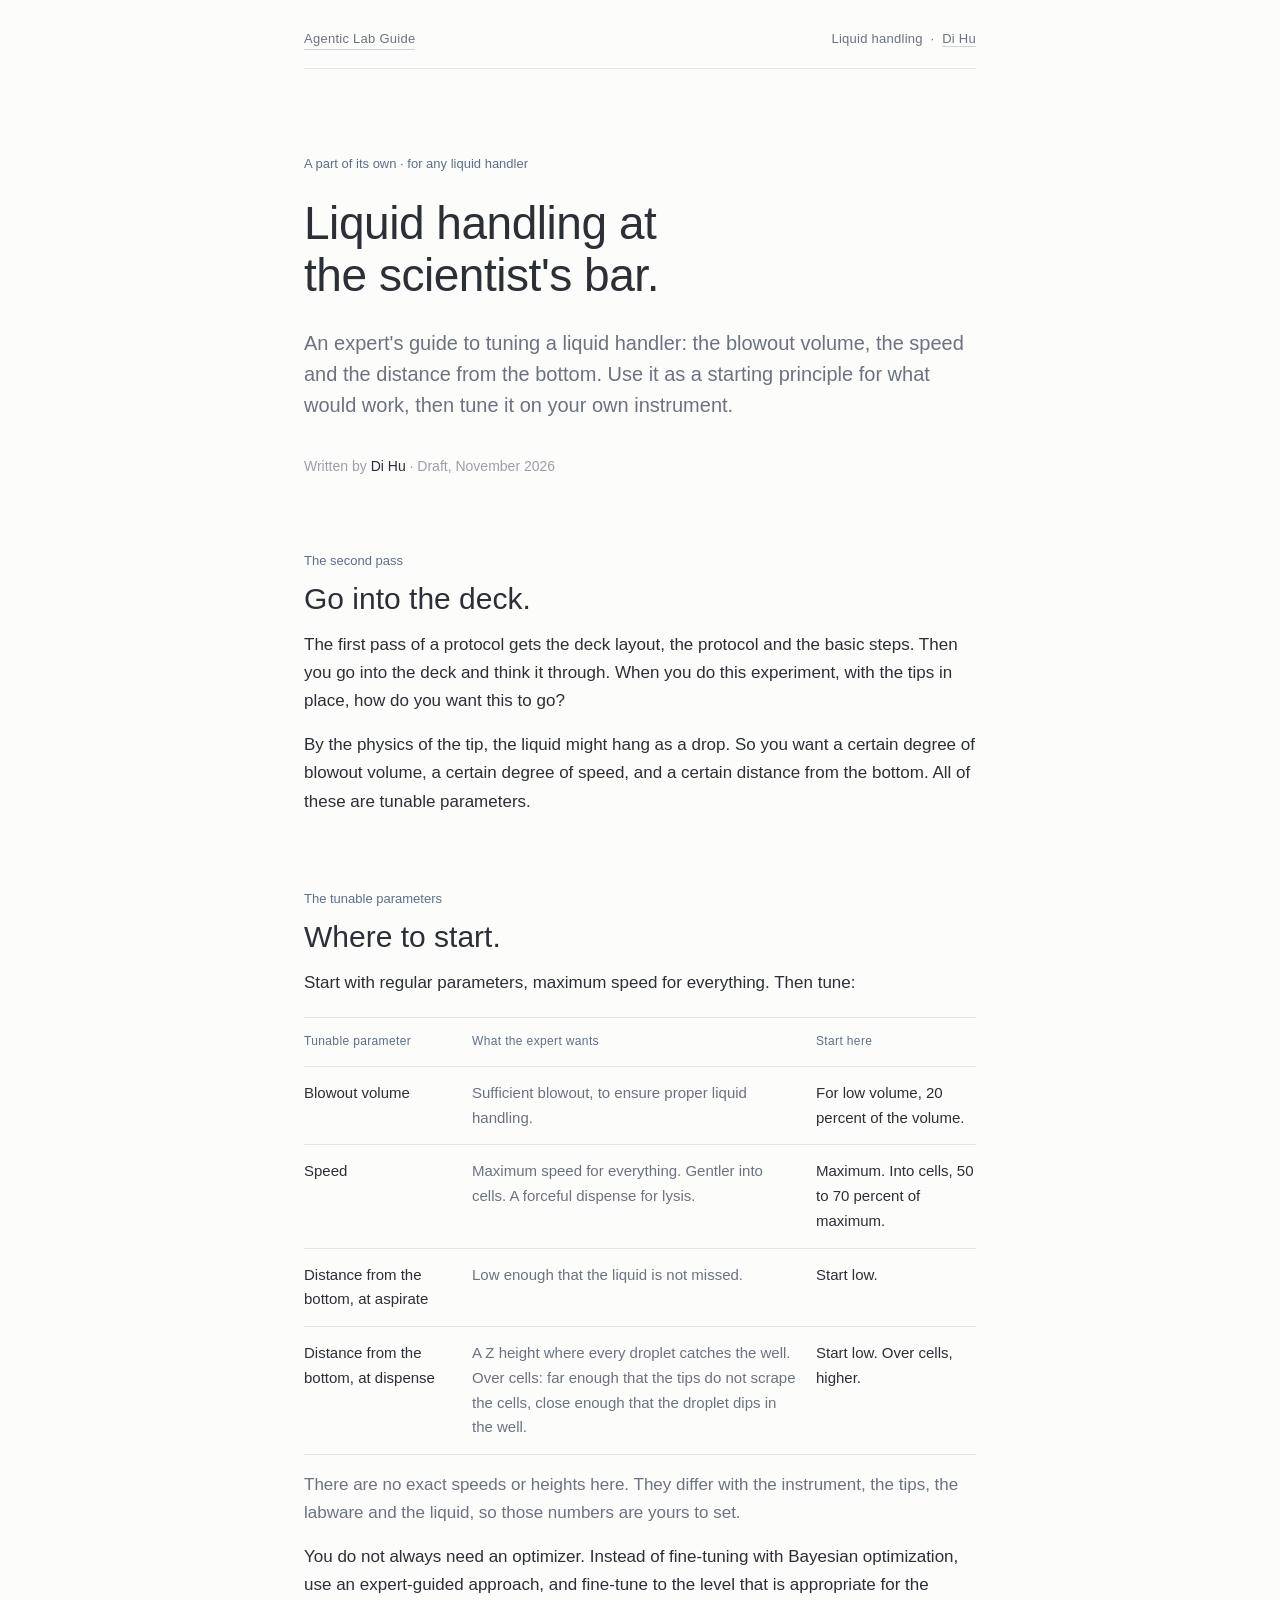
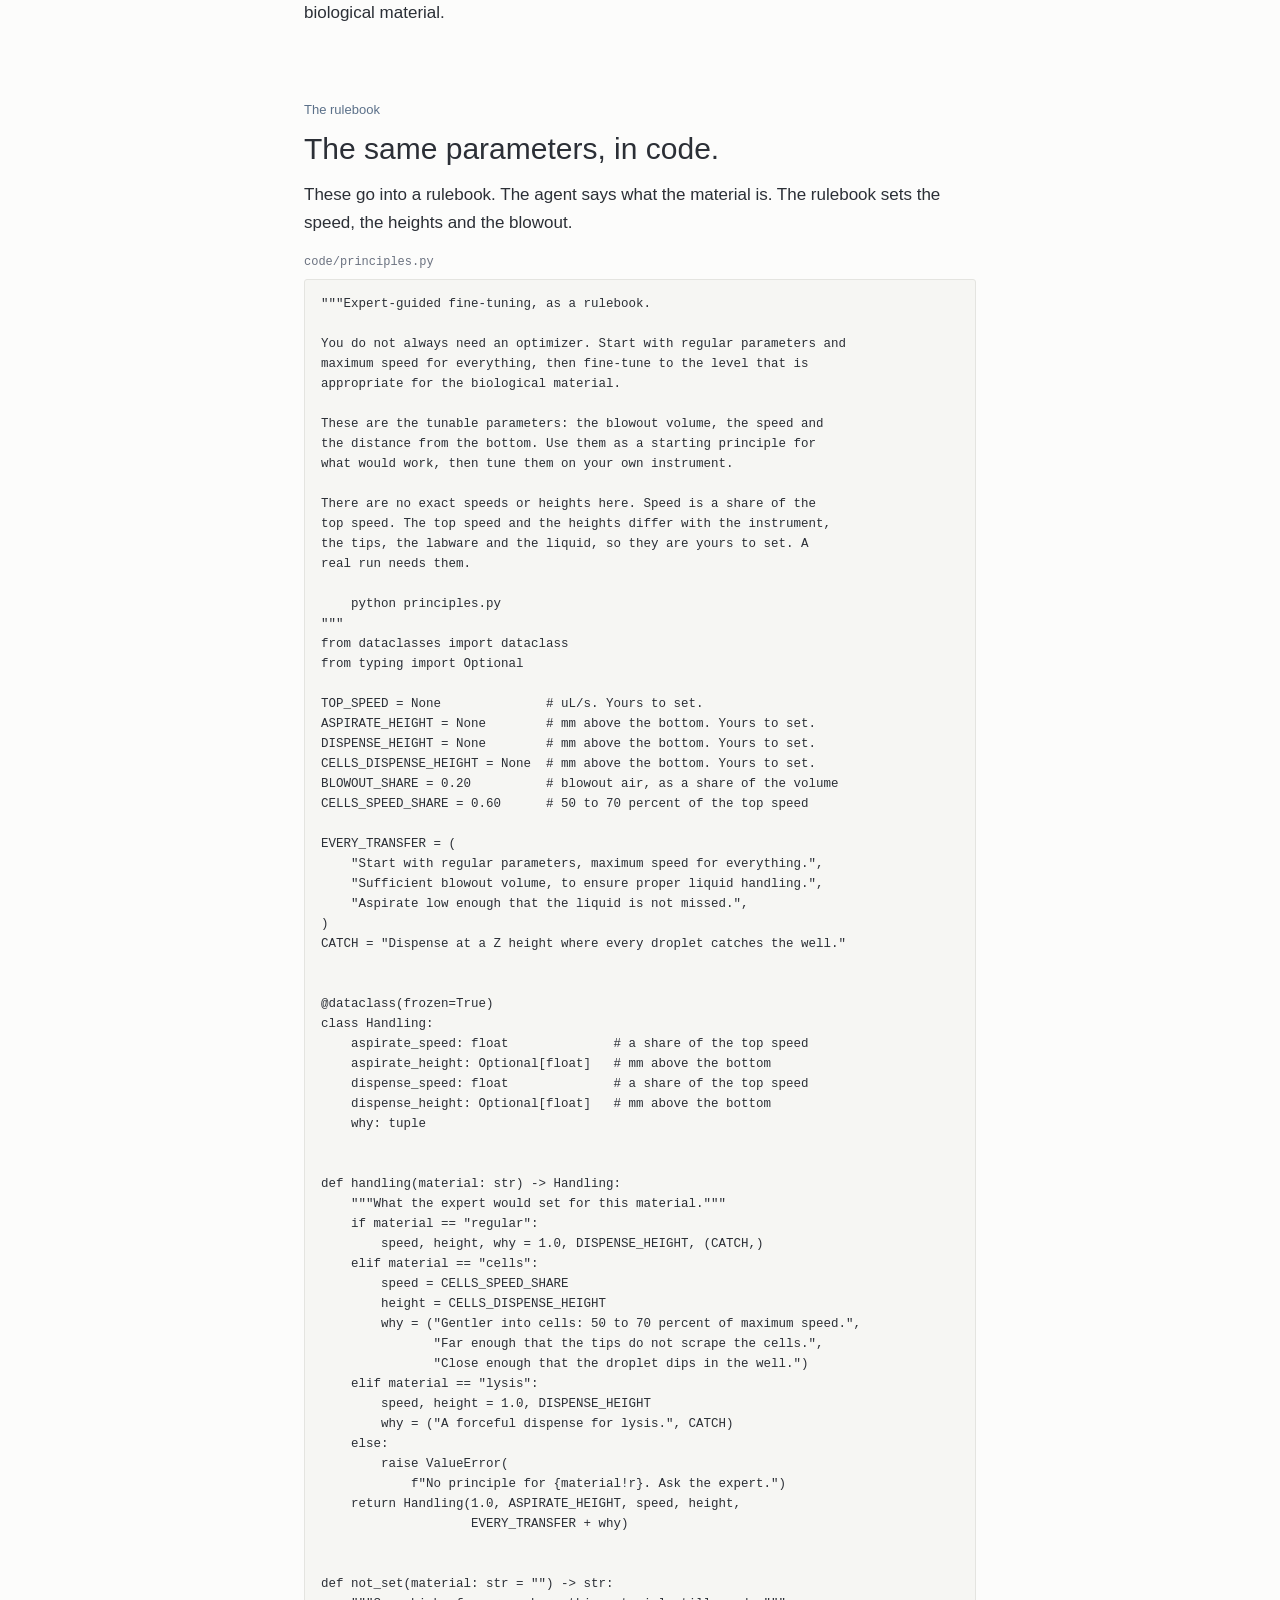
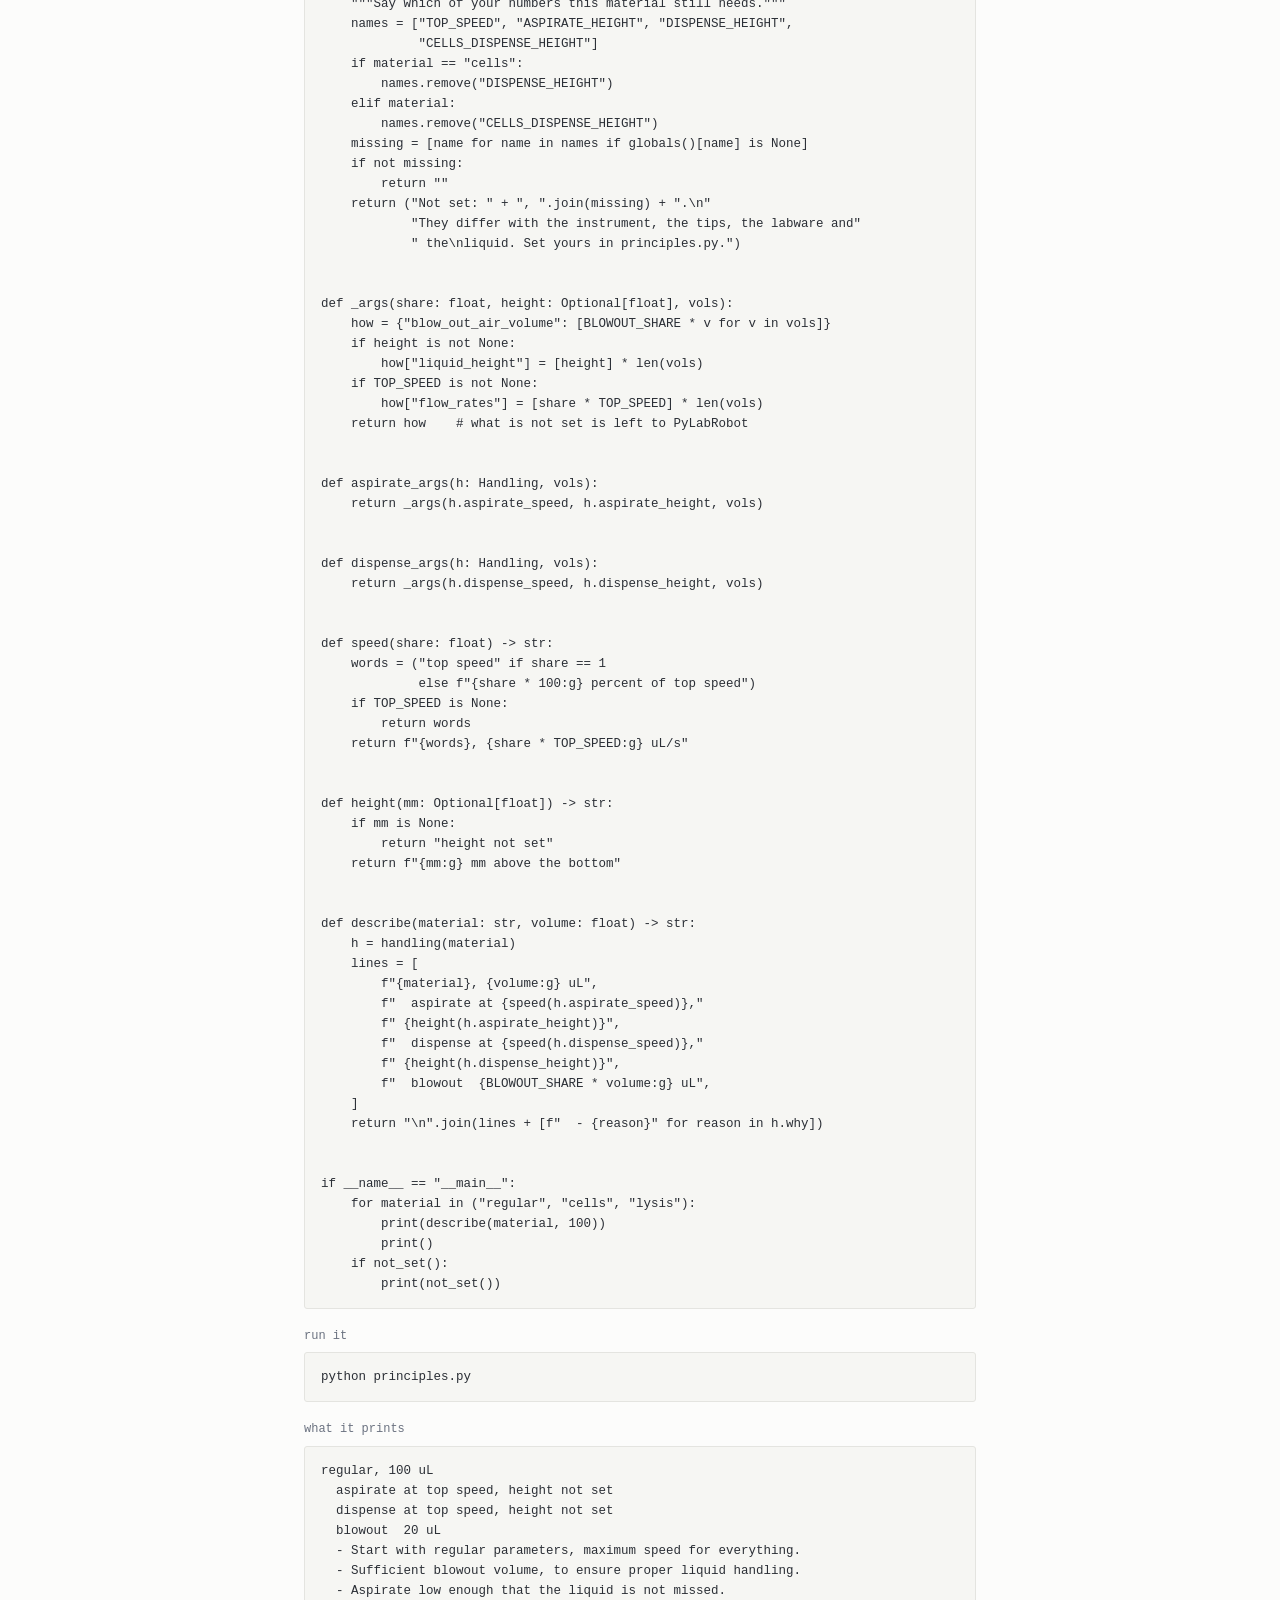
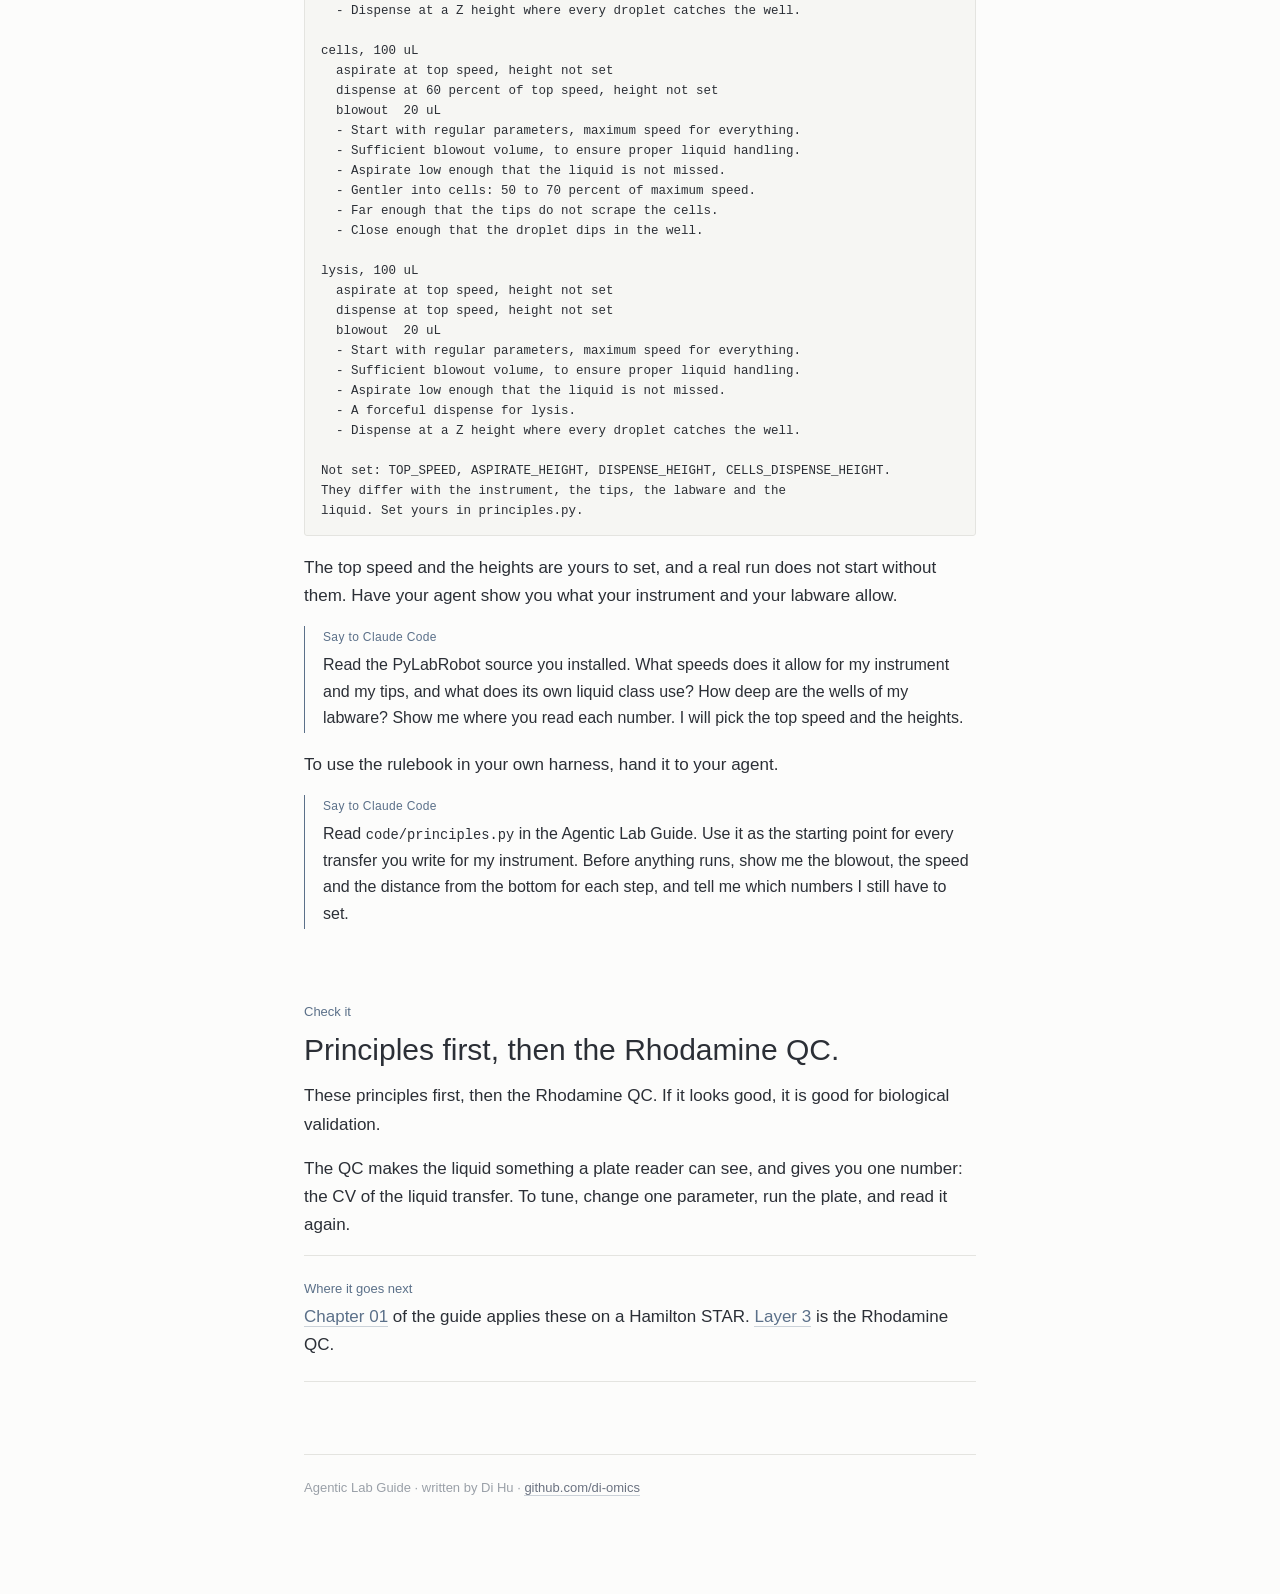
<file: docs/liquid-handling.html>
<!doctype html>
<html lang="en">
<head>
<meta charset="utf-8">
<meta name="viewport" content="width=device-width, initial-scale=1">
<title>Liquid handling - Agentic Lab Guide</title>
<meta name="author" content="Di Hu">
<meta name="description" content="An expert's guide to tuning a liquid handler: the blowout volume, the speed and the distance from the bottom. A starting principle for what would work.">
<meta name="color-scheme" content="light">
<style data-file="shared/style.css">
  :root {
    --ground: #fcfcfb;
    --ink: #2b2f36;
    --soft: #6b7280;
    --faint: #9aa0a8;
    --line: #e4e4e0;
    --accent: #5b7089;
    --wash: #f6f6f3;
  }
  * { box-sizing: border-box; }
  html { -webkit-text-size-adjust: 100%; }
  body {
    margin: 0;
    background: var(--ground);
    color: var(--ink);
    font-family: "Helvetica Neue", Helvetica, Arial, sans-serif;
    font-weight: 300;
    font-size: 17px;
    line-height: 1.65;
    -webkit-font-smoothing: antialiased;
  }
  .page { max-width: 720px; margin: 0 auto; padding: 0 24px 96px; }

  /* top bar */
  .bar {
    display: flex; justify-content: space-between; align-items: baseline;
    padding: 28px 0 18px; border-bottom: 1px solid var(--line);
    font-size: 13px; letter-spacing: 0.02em; color: var(--soft);
  }
  .bar a { color: var(--soft); text-decoration: none; }
  .bar a:hover { color: var(--accent); }

  /* cover */
  .cover { padding: 84px 0 56px; }
  .kicker { font-size: 13px; color: var(--accent); margin: 0 0 22px; }
  h1 {
    font-weight: 200; font-size: 46px; line-height: 1.14;
    letter-spacing: -0.01em; margin: 0 0 26px; text-wrap: balance;
  }
  .lede { font-size: 20px; line-height: 1.55; color: var(--soft); margin: 0; max-width: 34em; }
  .byline { margin-top: 34px; font-size: 14px; color: var(--faint); }
  .byline b { font-weight: 400; color: var(--ink); }

  /* path diagram */
  .path {
    display: flex; align-items: flex-start; justify-content: space-between;
    border-top: 1px solid var(--line); border-bottom: 1px solid var(--line);
    padding: 40px 0 36px; margin: 0 0 72px;
  }
  .node { flex: 0 0 auto; width: 150px; text-align: center; }
  .node svg { display: block; margin: 0 auto 14px; }
  .node .name { font-size: 15px; font-weight: 400; }
  .node .what { font-size: 13px; color: var(--soft); line-height: 1.45; margin-top: 4px; }
  .link { flex: 1 1 auto; text-align: center; padding-top: 30px; min-width: 60px; }
  .link .wire { height: 1px; background: var(--accent); opacity: 0.55; margin: 0 6px 8px; position: relative; }
  .link .wire::after {
    content: ""; position: absolute; right: -1px; top: -3px;
    width: 6px; height: 6px; border-top: 1px solid var(--accent); border-right: 1px solid var(--accent);
    transform: rotate(45deg);
  }
  .link .label { font-size: 12px; color: var(--accent); letter-spacing: 0.03em; }

  /* sections */
  h2 { font-weight: 200; font-size: 30px; line-height: 1.2; margin: 0 0 14px; }
  h3 { font-weight: 400; font-size: 19px; margin: 0 0 8px; }
  p { margin: 0 0 16px; }
  a { color: var(--accent); text-decoration: none; border-bottom: 1px solid rgba(91,112,137,0.3); }
  a:hover { border-bottom-color: var(--accent); }
  section { margin: 0 0 72px; }
  .eyebrow { font-size: 13px; color: var(--accent); margin: 0 0 10px; }
  .note { color: var(--soft); }

  /* two layers */
  .layers { display: grid; grid-template-columns: 1fr 1fr; border-top: 1px solid var(--line); margin-top: 26px; }
  .layers > div { padding: 22px 24px 4px 0; }
  .layers > div + div { padding-left: 24px; border-left: 1px solid var(--line); }
  .layers .n { font-size: 13px; color: var(--accent); }
  .layers .t { font-size: 19px; font-weight: 400; margin: 2px 0 6px; }
  .layers p { font-size: 15px; color: var(--soft); }

  .cake { border-top: 1px solid var(--line); margin-top: 26px; }
  .cake > div { display: grid; grid-template-columns: 76px 220px 1fr; gap: 0 16px; padding: 16px 0; border-bottom: 1px solid var(--line); align-items: baseline; }
  .cake .n { font-size: 13px; color: var(--accent); }
  .cake .t { font-size: 17px; font-weight: 400; }
  .cake .d { font-size: 15px; color: var(--soft); }
  .guide { margin-top: 24px; }
  .guide b { font-weight: 400; color: var(--accent); }

  /* the walk */
  .cake.walk > div { grid-template-columns: 40px 230px 1fr; }
  .cake.rest > div { grid-template-columns: 104px 190px 1fr; }

  /* passes and tunable parameters */
  .pass { font-size: 13px; color: var(--accent); margin: 44px 0 12px; }
  .tune { border-top: 1px solid var(--line); margin: 20px 0 16px; }
  .tune > div { display: grid; grid-template-columns: 150px 1fr 160px; gap: 0 18px; padding: 14px 0; border-bottom: 1px solid var(--line); align-items: baseline; }
  .tune .p { font-size: 15px; font-weight: 400; }
  .tune .w { font-size: 15px; color: var(--soft); }
  .tune .s { font-size: 15px; }
  .tune .head span { font-size: 12px; color: var(--accent); letter-spacing: 0.03em; }
  .body ul { margin: 0 0 16px; padding-left: 20px; }
  .body li { margin-bottom: 7px; }

  /* chapter head */
  .chapter { border-top: 1px solid var(--ink); padding-top: 18px; margin-bottom: 44px; }
  .chapter .num { font-size: 13px; color: var(--soft); }
  .chapter h2 { font-size: 36px; margin-top: 6px; }

  /* needs table */
  table { width: 100%; border-collapse: collapse; margin: 18px 0 8px; font-size: 15px; }
  td { padding: 12px 0; border-top: 1px solid var(--line); vertical-align: top; }
  tr:last-child td { border-bottom: 1px solid var(--line); }
  td:first-child { width: 42%; padding-right: 20px; font-weight: 400; }
  td:last-child { color: var(--soft); }

  /* steps */
  .step { display: grid; grid-template-columns: 64px 1fr; padding: 34px 0 18px; border-top: 1px solid var(--line); }
  .step .no { font-weight: 200; font-size: 40px; line-height: 1; color: var(--accent); }
  .step .body { min-width: 0; }
  .step .body > p:last-child { margin-bottom: 0; }
  pre {
    margin: 14px 0 18px; padding: 14px 16px; overflow-x: auto;
    background: var(--wash); border: 1px solid var(--line); border-radius: 3px;
    font-family: ui-monospace, "SF Mono", Menlo, Consolas, monospace;
    font-size: 13.5px; line-height: 1.6; color: var(--ink);
  }
  code { font-family: ui-monospace, "SF Mono", Menlo, Consolas, monospace; font-size: 0.86em; white-space: nowrap; }
  .file { margin: 14px 0 18px; }
  .file .cap {
    font-family: ui-monospace, "SF Mono", Menlo, Consolas, monospace;
    font-size: 12px; color: var(--soft); margin-bottom: 6px;
  }
  .file pre { margin: 0; font-size: 12.5px; }
  .say { margin: 16px 0 18px; padding: 2px 0 2px 18px; border-left: 1px solid var(--accent); }
  .say .who { font-size: 12px; color: var(--accent); letter-spacing: 0.03em; margin-bottom: 4px; }
  .say p { margin: 0; font-size: 16px; }

  .done { border-top: 1px solid var(--line); border-bottom: 1px solid var(--line); padding: 22px 0; margin-top: 8px; }
  .done .who { font-size: 13px; color: var(--accent); margin-bottom: 4px; }
  .done p { margin: 0; }

  .gate { border-top: 1px solid var(--ink); padding: 18px 0 6px; margin-top: 44px; }
  .gate .who { font-size: 13px; color: var(--accent); margin-bottom: 4px; }
  .gate p { margin: 0 0 12px; }
  .safety { font-size: 15px; color: var(--soft); padding: 18px 0 0; }
  .safety b { font-weight: 400; color: var(--ink); }

  .open { border: 1px dashed #cfcfca; border-radius: 3px; padding: 26px 24px; color: var(--soft); font-size: 15px; }
  .open b { font-weight: 400; color: var(--ink); }

  footer { border-top: 1px solid var(--line); padding-top: 22px; font-size: 13px; color: var(--faint); }
  footer a { color: var(--soft); }

  @media (max-width: 620px) {
    body { font-size: 16px; }
    .page { padding: 0 20px 72px; }
    .cover { padding: 56px 0 40px; }
    h1 { font-size: 34px; }
    .lede { font-size: 18px; }
    .path { flex-direction: column; align-items: center; padding: 32px 0 28px; margin-bottom: 56px; }
    .node { width: 220px; }
    .link { padding: 14px 0; min-width: 0; }
    .link .wire { width: 1px; height: 30px; margin: 0 auto 6px; }
    .link .wire::after { right: -3px; top: auto; bottom: -1px; transform: rotate(135deg); }
    .cake > div { grid-template-columns: 1fr; gap: 2px; }
    .cake.rest > div { grid-template-columns: 1fr; }
    .cake.walk > div { grid-template-columns: 28px 1fr; }
    .cake.walk .d { grid-column: 2; }
    .tune > div { grid-template-columns: 1fr; gap: 3px; }
    .tune .head { display: none; }
    .tune .s::before { content: "Start here: "; font-size: 12px; color: var(--accent); letter-spacing: 0.03em; }
    .layers { grid-template-columns: 1fr; }
    .layers > div + div { padding-left: 0; border-left: 0; border-top: 1px solid var(--line); }
    .chapter h2 { font-size: 28px; }
    .step { grid-template-columns: 44px 1fr; }
    .step .no { font-size: 30px; }
    td:first-child { width: 46%; }
  }
</style>
</head>
<body>
<div class="page">

  <div class="bar">
    <a href="index.html">Agentic Lab Guide</a>
    <span>Liquid handling &nbsp;&middot;&nbsp; <a href="https://github.com/di-omics">Di Hu</a></span>
  </div>

  <div class="cover">
    <p class="kicker">A part of its own &middot; for any liquid handler</p>
    <h1>Liquid handling at the scientist's bar.</h1>
    <p class="lede">An expert's guide to tuning a liquid handler: the blowout volume, the speed and the distance from the bottom. Use it as a starting principle for what would work, then tune it on your own instrument.</p>
    <p class="byline">Written by <b>Di Hu</b> &middot; Draft, November 2026</p>
  </div>

  <section>
    <p class="eyebrow">The second pass</p>
    <h2>Go into the deck.</h2>
    <p>The first pass of a protocol gets the deck layout, the protocol and the basic steps. Then you go into the deck and think it through. When you do this experiment, with the tips in place, how do you want this to go?</p>
    <p>By the physics of the tip, the liquid might hang as a drop. So you want a certain degree of blowout volume, a certain degree of speed, and a certain distance from the bottom. All of these are tunable parameters.</p>
  </section>

  <section>
    <p class="eyebrow" id="tunable">The tunable parameters</p>
    <h2>Where to start.</h2>
    <p>Start with regular parameters, maximum speed for everything. Then tune:</p>
    <div class="tune">
      <div class="head"><span>Tunable parameter</span><span>What the expert wants</span><span>Start here</span></div>
      <div><span class="p">Blowout volume</span><span class="w">Sufficient blowout, to ensure proper liquid handling.</span><span class="s">For low volume, 20 percent of the volume.</span></div>
      <div><span class="p">Speed</span><span class="w">Maximum speed for everything. Gentler into cells. A forceful dispense for lysis.</span><span class="s">Maximum. Into cells, 50 to 70 percent of maximum.</span></div>
      <div><span class="p">Distance from the bottom, at aspirate</span><span class="w">Low enough that the liquid is not missed.</span><span class="s">Start low.</span></div>
      <div><span class="p">Distance from the bottom, at dispense</span><span class="w">A Z height where every droplet catches the well. Over cells: far enough that the tips do not scrape the cells, close enough that the droplet dips in the well.</span><span class="s">Start low. Over cells, higher.</span></div>
    </div>
    <p class="note">There are no exact speeds or heights here. They differ with the instrument, the tips, the labware and the liquid, so those numbers are yours to set.</p>
    <p>You do not always need an optimizer. Instead of fine-tuning with Bayesian optimization, use an expert-guided approach, and fine-tune to the level that is appropriate for the biological material.</p>
  </section>

  <section>
    <p class="eyebrow" id="rulebook">The rulebook</p>
    <h2>The same parameters, in code.</h2>
    <p>These go into a rulebook. The agent says what the material is. The rulebook sets the speed, the heights and the blowout.</p>
    <div class="file"><div class="cap">code/principles.py</div>
<pre data-file="code/principles.py">"""Expert-guided fine-tuning, as a rulebook.

You do not always need an optimizer. Start with regular parameters and
maximum speed for everything, then fine-tune to the level that is
appropriate for the biological material.

These are the tunable parameters: the blowout volume, the speed and
the distance from the bottom. Use them as a starting principle for
what would work, then tune them on your own instrument.

There are no exact speeds or heights here. Speed is a share of the
top speed. The top speed and the heights differ with the instrument,
the tips, the labware and the liquid, so they are yours to set. A
real run needs them.

    python principles.py
"""
from dataclasses import dataclass
from typing import Optional

TOP_SPEED = None              # uL/s. Yours to set.
ASPIRATE_HEIGHT = None        # mm above the bottom. Yours to set.
DISPENSE_HEIGHT = None        # mm above the bottom. Yours to set.
CELLS_DISPENSE_HEIGHT = None  # mm above the bottom. Yours to set.
BLOWOUT_SHARE = 0.20          # blowout air, as a share of the volume
CELLS_SPEED_SHARE = 0.60      # 50 to 70 percent of the top speed

EVERY_TRANSFER = (
    "Start with regular parameters, maximum speed for everything.",
    "Sufficient blowout volume, to ensure proper liquid handling.",
    "Aspirate low enough that the liquid is not missed.",
)
CATCH = "Dispense at a Z height where every droplet catches the well."


@dataclass(frozen=True)
class Handling:
    aspirate_speed: float              # a share of the top speed
    aspirate_height: Optional[float]   # mm above the bottom
    dispense_speed: float              # a share of the top speed
    dispense_height: Optional[float]   # mm above the bottom
    why: tuple


def handling(material: str) -&gt; Handling:
    """What the expert would set for this material."""
    if material == "regular":
        speed, height, why = 1.0, DISPENSE_HEIGHT, (CATCH,)
    elif material == "cells":
        speed = CELLS_SPEED_SHARE
        height = CELLS_DISPENSE_HEIGHT
        why = ("Gentler into cells: 50 to 70 percent of maximum speed.",
               "Far enough that the tips do not scrape the cells.",
               "Close enough that the droplet dips in the well.")
    elif material == "lysis":
        speed, height = 1.0, DISPENSE_HEIGHT
        why = ("A forceful dispense for lysis.", CATCH)
    else:
        raise ValueError(
            f"No principle for {material!r}. Ask the expert.")
    return Handling(1.0, ASPIRATE_HEIGHT, speed, height,
                    EVERY_TRANSFER + why)


def not_set(material: str = "") -&gt; str:
    """Say which of your numbers this material still needs."""
    names = ["TOP_SPEED", "ASPIRATE_HEIGHT", "DISPENSE_HEIGHT",
             "CELLS_DISPENSE_HEIGHT"]
    if material == "cells":
        names.remove("DISPENSE_HEIGHT")
    elif material:
        names.remove("CELLS_DISPENSE_HEIGHT")
    missing = [name for name in names if globals()[name] is None]
    if not missing:
        return ""
    return ("Not set: " + ", ".join(missing) + ".\n"
            "They differ with the instrument, the tips, the labware and"
            " the\nliquid. Set yours in principles.py.")


def _args(share: float, height: Optional[float], vols):
    how = {"blow_out_air_volume": [BLOWOUT_SHARE * v for v in vols]}
    if height is not None:
        how["liquid_height"] = [height] * len(vols)
    if TOP_SPEED is not None:
        how["flow_rates"] = [share * TOP_SPEED] * len(vols)
    return how    # what is not set is left to PyLabRobot


def aspirate_args(h: Handling, vols):
    return _args(h.aspirate_speed, h.aspirate_height, vols)


def dispense_args(h: Handling, vols):
    return _args(h.dispense_speed, h.dispense_height, vols)


def speed(share: float) -&gt; str:
    words = ("top speed" if share == 1
             else f"{share * 100:g} percent of top speed")
    if TOP_SPEED is None:
        return words
    return f"{words}, {share * TOP_SPEED:g} uL/s"


def height(mm: Optional[float]) -&gt; str:
    if mm is None:
        return "height not set"
    return f"{mm:g} mm above the bottom"


def describe(material: str, volume: float) -&gt; str:
    h = handling(material)
    lines = [
        f"{material}, {volume:g} uL",
        f"  aspirate at {speed(h.aspirate_speed)},"
        f" {height(h.aspirate_height)}",
        f"  dispense at {speed(h.dispense_speed)},"
        f" {height(h.dispense_height)}",
        f"  blowout  {BLOWOUT_SHARE * volume:g} uL",
    ]
    return "\n".join(lines + [f"  - {reason}" for reason in h.why])


if __name__ == "__main__":
    for material in ("regular", "cells", "lysis"):
        print(describe(material, 100))
        print()
    if not_set():
        print(not_set())</pre></div>
    <div class="file"><div class="cap">run it</div>
<pre>python principles.py</pre></div>
    <div class="file"><div class="cap">what it prints</div>
<pre data-file="code/example_outputs/principles.txt">regular, 100 uL
  aspirate at top speed, height not set
  dispense at top speed, height not set
  blowout  20 uL
  - Start with regular parameters, maximum speed for everything.
  - Sufficient blowout volume, to ensure proper liquid handling.
  - Aspirate low enough that the liquid is not missed.
  - Dispense at a Z height where every droplet catches the well.

cells, 100 uL
  aspirate at top speed, height not set
  dispense at 60 percent of top speed, height not set
  blowout  20 uL
  - Start with regular parameters, maximum speed for everything.
  - Sufficient blowout volume, to ensure proper liquid handling.
  - Aspirate low enough that the liquid is not missed.
  - Gentler into cells: 50 to 70 percent of maximum speed.
  - Far enough that the tips do not scrape the cells.
  - Close enough that the droplet dips in the well.

lysis, 100 uL
  aspirate at top speed, height not set
  dispense at top speed, height not set
  blowout  20 uL
  - Start with regular parameters, maximum speed for everything.
  - Sufficient blowout volume, to ensure proper liquid handling.
  - Aspirate low enough that the liquid is not missed.
  - A forceful dispense for lysis.
  - Dispense at a Z height where every droplet catches the well.

Not set: TOP_SPEED, ASPIRATE_HEIGHT, DISPENSE_HEIGHT, CELLS_DISPENSE_HEIGHT.
They differ with the instrument, the tips, the labware and the
liquid. Set yours in principles.py.</pre></div>
    <p>The top speed and the heights are yours to set, and a real run does not start without them. Have your agent show you what your instrument and your labware allow.</p>
    <div class="say">
      <div class="who">Say to Claude Code</div>
      <p>Read the PyLabRobot source you installed. What speeds does it allow for my instrument and my tips, and what does its own liquid class use? How deep are the wells of my labware? Show me where you read each number. I will pick the top speed and the heights.</p>
    </div>
    <p>To use the rulebook in your own harness, hand it to your agent.</p>
    <div class="say">
      <div class="who">Say to Claude Code</div>
      <p>Read <code>code/principles.py</code> in the Agentic Lab Guide. Use it as the starting point for every transfer you write for my instrument. Before anything runs, show me the blowout, the speed and the distance from the bottom for each step, and tell me which numbers I still have to set.</p>
    </div>
  </section>

  <section>
    <p class="eyebrow" id="check">Check it</p>
    <h2>Principles first, then the Rhodamine QC.</h2>
    <p>These principles first, then the Rhodamine QC. If it looks good, it is good for biological validation.</p>
    <p>The QC makes the liquid something a plate reader can see, and gives you one number: the CV of the liquid transfer. To tune, change one parameter, run the plate, and read it again.</p>
    <div class="done">
      <div class="who">Where it goes next</div>
      <p><a href="index.html#judgment-3">Chapter 01</a> of the guide applies these on a Hamilton STAR. <a href="index.html#layer-3">Layer 3</a> is the Rhodamine QC.</p>
    </div>
  </section>

  <footer>
    Agentic Lab Guide &middot; written by Di Hu &middot; <a href="https://github.com/di-omics">github.com/di-omics</a>
  </footer>

</div>
</body>
</html>
</file>
